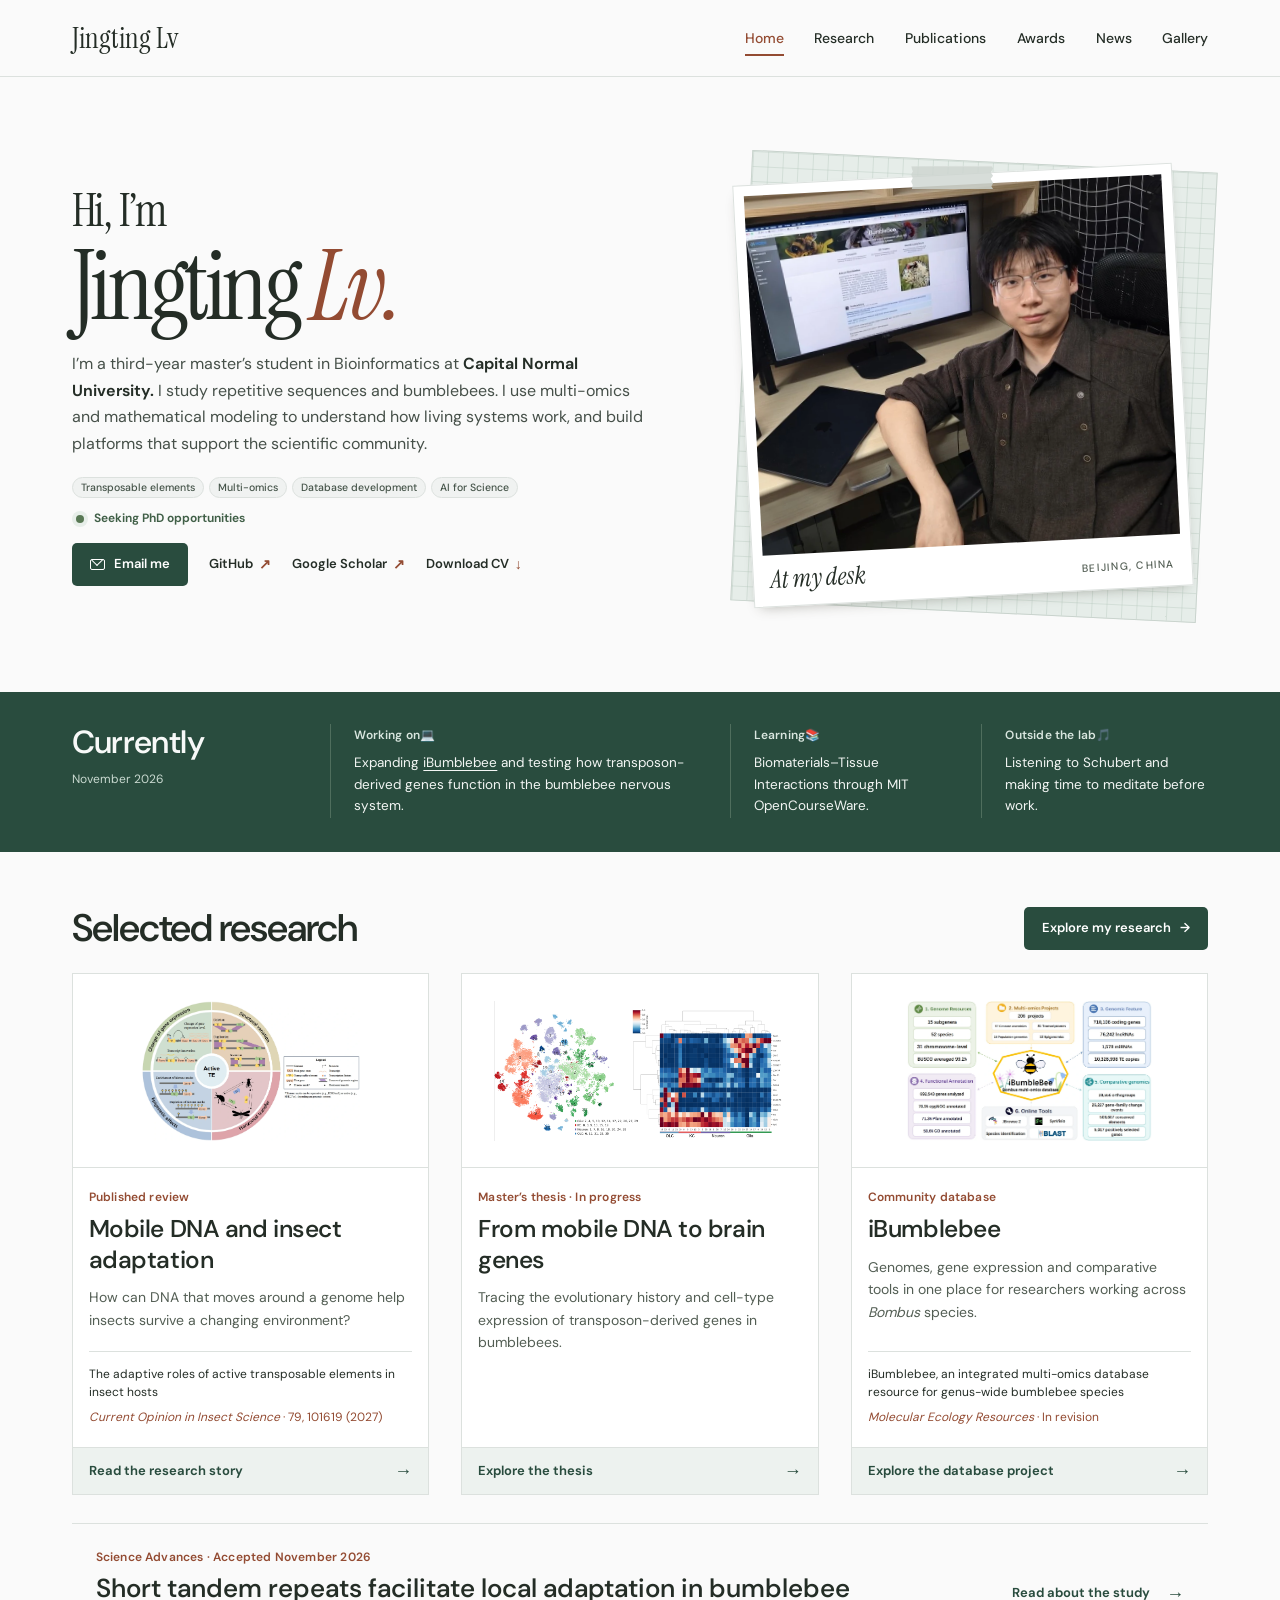
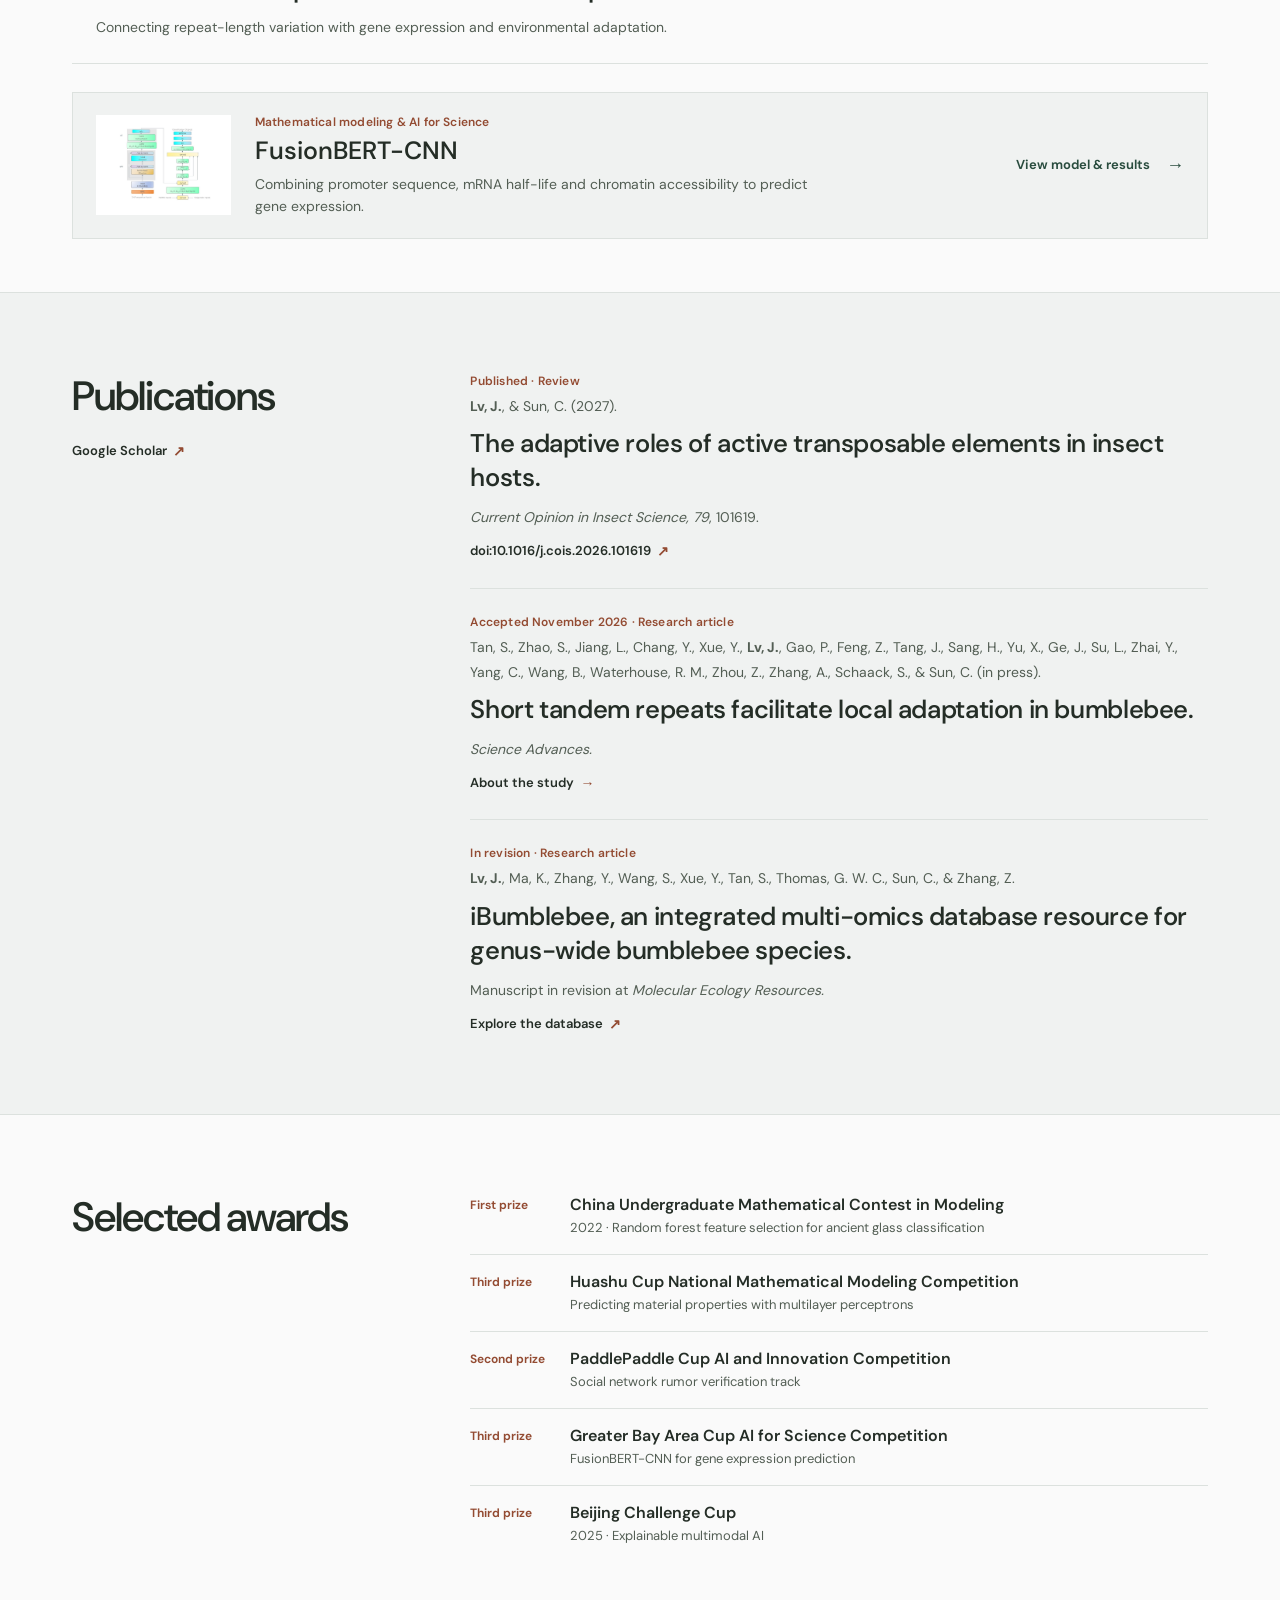
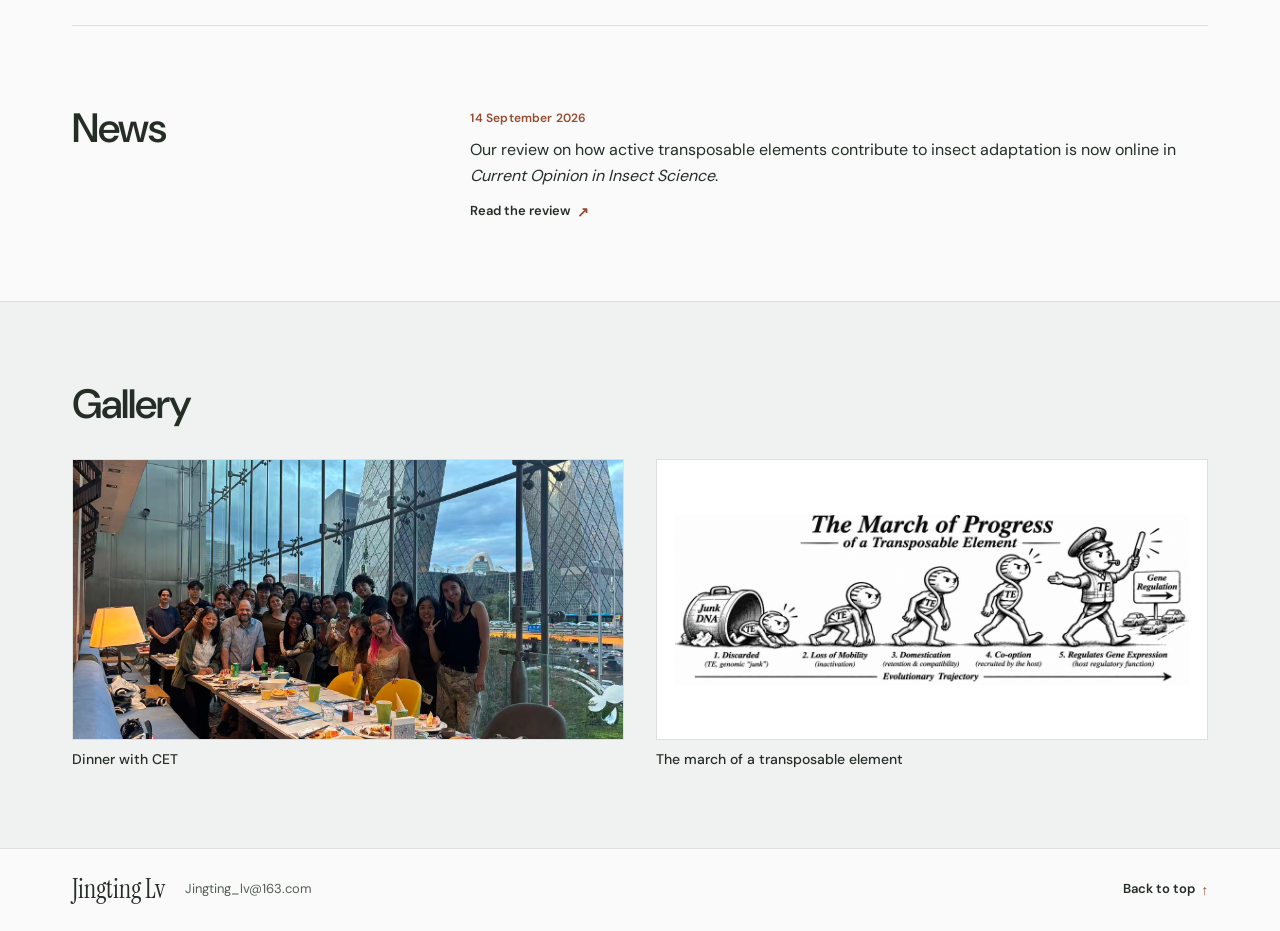
<file: index.html>
<!doctype html>
<html lang="en">
<head>
  <meta charset="utf-8">
  <meta name="viewport" content="width=device-width, initial-scale=1">
  <meta name="theme-color" content="#fafafa">
  <meta name="description" content="Jingting Lv studies repetitive sequences and bumblebees using multi-omics and mathematical modeling, and builds platforms for the scientific community.">
  <title>Jingting Lv · Bioinformatics</title>
  <link rel="preload" href="assets/fonts/instrument-serif.woff2" as="font" type="font/woff2" crossorigin>
  <link rel="stylesheet" href="assets/site.css">
  <script src="assets/site.js" defer></script>
</head>
<body id="home">
  <a class="skip" href="#main">Skip to content</a>
  <header class="masthead">
    <div class="wrap header-inner">
      <a class="brand" href="#home">Jingting Lv</a>
      <button class="menu-toggle" type="button" aria-expanded="false" aria-controls="primary-nav">Menu <span aria-hidden="true">☰</span></button>
      <nav id="primary-nav" aria-label="Main navigation">
        <a href="#home" aria-current="location">Home</a><a href="#research">Research</a><a href="#publications">Publications</a><a href="#awards">Awards</a><a href="#news">News</a><a href="#gallery">Gallery</a>
      </nav>
    </div>
  </header>

  <main id="main">
    <!-- 首页简介、研究兴趣和联系入口 -->
    <section class="hero wrap" aria-labelledby="hero-title">
      <div class="hero-copy">
        <h1 id="hero-title"><span class="greeting">Hi, I’m</span> Jingting <em>Lv.</em></h1>
        <p class="intro">I’m a third-year master’s student in Bioinformatics at <strong>Capital Normal University.</strong> I study repetitive sequences and bumblebees. I use multi-omics and mathematical modeling to understand how living systems work, and build platforms that support the scientific community.</p>
        <ul class="interests" aria-label="Research interests">
          <li>Transposable elements</li><li>Multi-omics</li>
          <li>Database development</li><li>AI for Science</li>
        </ul>
        <p class="availability"><span class="status-dot"></span> Seeking PhD opportunities</p>
        <div class="profile-links">
          <a class="button" href="mailto:Jingting_lv@163.com"><span class="envelope" aria-hidden="true"></span>Email me</a>
          <a class="link" href="https://github.com/jingtinglv">GitHub <span aria-hidden="true">↗</span></a>
          <a class="link" href="https://scholar.google.com/citations?user=xNKSBq0AAAAJ">Google Scholar <span aria-hidden="true">↗</span></a>
          <a class="link" href="assets/files/Jingting-Lv-CV.pdf" download>Download CV <span aria-hidden="true">↓</span></a>
        </div>
      </div>
      <div class="portrait-board">
        <figure class="portrait-print">
          <img src="assets/images/portrait.webp" alt="Jingting Lv seated at his desk with the iBumblebee database on the monitor." width="897" height="742" fetchpriority="high">
          <figcaption><span>At my desk</span><span class="photo-place">Beijing, China</span></figcaption>
        </figure>
      </div>
    </section>

    <!-- 当前动态：更新文字时也更新日期 -->
    <aside class="now-band" aria-labelledby="now-title">
      <div class="wrap now-inner">
        <div class="now-heading"><h2 id="now-title">Currently</h2><p><time datetime="2026-11">November 2026</time></p></div>
        <div class="now-note"><h3>Working on<span aria-hidden="true">💻</span> </h3><p>Expanding <a href="https://ngdc.cncb.ac.cn/ibumblebee/">iBumblebee</a> and testing how transposon-derived genes function in the bumblebee nervous system.</p></div>
        <div class="now-note"><h3>Learning<span aria-hidden="true">📚</span></h3><p>Biomaterials–Tissue Interactions through MIT OpenCourseWare.</p></div>
        <div class="now-note"><h3>Outside the lab<span aria-hidden="true">🎵</span> </h3><p>Listening to Schubert and making time to meditate before work.</p></div>
      </div>
    </aside>

    <section id="research" class="wrap section" aria-labelledby="research-title">
      <div class="section-head research-heading">
        <h2 id="research-title">Selected research</h2>
        <a class="button" href="research.html">Explore my research <span aria-hidden="true">→</span></a>
      </div>
      <div class="project-grid">
        <a class="project-card" href="research.html#insect-adaptation">
          <div class="project-image"><img src="assets/images/te-mechanisms.webp" width="1290" height="823" alt="Four mechanisms connecting active transposable elements to insect adaptation." loading="lazy"></div>
          <p class="kicker">Published review</p><h3>Mobile DNA and insect adaptation</h3>
          <p class="project-summary">How can DNA that moves around a genome help insects survive a changing environment?</p>
          <div class="project-publication"><p>The adaptive roles of active transposable elements in insect hosts</p><p><i>Current Opinion in Insect Science</i> · 79, 101619 (2027)</p></div>
          <span class="project-cta">Read the research story <span aria-hidden="true">→</span></span>
        </a>
        <a class="project-card" href="research.html#bumblebee-brain">
          <div class="project-image"><img src="assets/images/te-brain-1.png" width="1113" height="533" alt="Single-nucleus RNA-seq annotation of bumblebee brain cell types." loading="lazy"></div>
          <p class="kicker">Master’s thesis · In progress</p><h3>From mobile DNA to brain genes</h3>
          <p class="project-summary">Tracing the evolutionary history and cell-type expression of transposon-derived genes in bumblebees.</p>
          <span class="project-cta">Explore the thesis <span aria-hidden="true">→</span></span>
        </a>
        <a class="project-card" href="research.html#ibumblebee">
          <div class="project-image"><img src="assets/images/ibumblebee.webp" width="1157" height="662" alt="Overview of the datasets and tools in iBumblebee." loading="lazy"></div>
          <p class="kicker">Community database</p><h3>iBumblebee</h3>
          <p class="project-summary">Genomes, gene expression and comparative tools in one place for researchers working across <i>Bombus</i> species.</p>
          <div class="project-publication"><p>iBumblebee, an integrated multi-omics database resource for genus-wide bumblebee species</p><p><i>Molecular Ecology Resources</i> · In revision</p></div>
          <span class="project-cta">Explore the database project <span aria-hidden="true">→</span></span>
        </a>
      </div>
      <a class="paper-preview" href="research.html#short-tandem-repeats">
        <div><p class="kicker">Science Advances · Accepted November 2026</p><h3>Short tandem repeats facilitate local adaptation in bumblebee</h3><p>Connecting repeat-length variation with gene expression and environmental adaptation.</p></div>
        <span class="model-cta">Read about the study <span aria-hidden="true">→</span></span>
      </a>
      <a class="model-preview" href="research.html#fusionbert">
        <img src="assets/images/fusion-architecture.jpg" width="1386" height="780" alt="" loading="lazy">
        <div><p class="kicker">Mathematical modeling &amp; AI for Science</p><h3>FusionBERT-CNN</h3><p>Combining promoter sequence, mRNA half-life and chromatin accessibility to predict gene expression.</p></div>
        <span class="model-cta">View model &amp; results <span aria-hidden="true">→</span></span>
      </a>
    </section>

    <!-- 论文：卷年与在线发表日期可以不同 -->
    <section id="publications" class="paper-band" aria-labelledby="pub-title">
      <div class="wrap paper-layout">
        <div class="side-heading"><h2 id="pub-title">Publications</h2><a class="more" href="https://scholar.google.com/citations?user=xNKSBq0AAAAJ">Google Scholar <span aria-hidden="true">↗</span></a></div>
        <div class="pub-list">
          <article class="publication" id="pub-review">
            <p class="kicker">Published · Review</p>
            <p class="citation-authors"><strong>Lv, J.</strong>, &amp; Sun, C. (2027).</p>
            <h3><a href="https://doi.org/10.1016/j.cois.2026.101619">The adaptive roles of active transposable elements in insect hosts.</a></h3>
            <p><i>Current Opinion in Insect Science, 79</i>, 101619.</p>
            <a class="more" href="https://doi.org/10.1016/j.cois.2026.101619">doi:10.1016/j.cois.2026.101619 <span aria-hidden="true">↗</span></a>
          </article>
          <article class="publication" id="pub-str">
            <p class="kicker">Accepted November 2026 · Research article</p>
            <p class="citation-authors">Tan, S., Zhao, S., Jiang, L., Chang, Y., Xue, Y., <strong>Lv, J.</strong>, Gao, P., Feng, Z., Tang, J., Sang, H., Yu, X., Ge, J., Su, L., Zhai, Y., Yang, C., Wang, B., Waterhouse, R. M., Zhou, Z., Zhang, A., Schaack, S., &amp; Sun, C. (in press).</p>
            <h3>Short tandem repeats facilitate local adaptation in bumblebee.</h3>
            <p><i>Science Advances.</i></p>
            <a class="more" href="research.html#short-tandem-repeats">About the study <span aria-hidden="true">→</span></a>
          </article>
          <article class="publication" id="pub-ibumblebee">
            <p class="kicker">In revision · Research article</p>
            <p class="citation-authors"><strong>Lv, J.</strong>, Ma, K., Zhang, Y., Wang, S., Xue, Y., Tan, S., Thomas, G. W. C., Sun, C., &amp; Zhang, Z.</p>
            <h3>iBumblebee, an integrated multi-omics database resource for genus-wide bumblebee species.</h3>
            <p>Manuscript in revision at <i>Molecular Ecology Resources.</i></p>
            <a class="more" href="https://ngdc.cncb.ac.cn/ibumblebee/">Explore the database <span aria-hidden="true">↗</span></a>
          </article>
        </div>
      </div>
    </section>

    <section id="awards" class="wrap section split-section" aria-labelledby="awards-title">
      <div class="side-heading"><h2 id="awards-title">Selected awards</h2></div>
      <ul class="award-list">
        <li><span>First prize</span><div><h3>China Undergraduate Mathematical Contest in Modeling</h3><p>2022 · Random forest feature selection for ancient glass classification</p></div></li>
        <li><span>Third prize</span><div><h3>Huashu Cup National Mathematical Modeling Competition</h3><p>Predicting material properties with multilayer perceptrons</p></div></li>
        <li><span>Second prize</span><div><h3>PaddlePaddle Cup AI and Innovation Competition</h3><p>Social network rumor verification track</p></div></li>
        <li><span>Third prize</span><div><h3>Greater Bay Area Cup AI for Science Competition</h3><p>FusionBERT-CNN for gene expression prediction</p></div></li>
        <li><span>Third prize</span><div><h3>Beijing Challenge Cup</h3><p>2025 · Explainable multimodal AI</p></div></li>
      </ul>
    </section>

    <section id="news" class="wrap section split-section ruled" aria-labelledby="news-title">
      <div class="side-heading"><h2 id="news-title">News</h2></div>
      <div class="news-entry"><time datetime="2026-09-14">14 September 2026</time>
        <p>Our review on how active transposable elements contribute to insect adaptation is now online in <i>Current Opinion in Insect Science</i>.</p>
        <a class="more" href="https://doi.org/10.1016/j.cois.2026.101619">Read the review <span aria-hidden="true">↗</span></a>
      </div>
    </section>

    <section id="gallery" class="gallery-band" aria-labelledby="gallery-title">
      <div class="wrap section">
        <div class="section-head"><h2 id="gallery-title">Gallery</h2></div>
        <div class="gallery-grid">
          <figure><a class="gallery-photo" href="assets/images/dinner-with-cet.jpg" data-enlarge><img src="assets/images/dinner-with-cet.jpg" alt="CET participants at a dinner gathering." loading="lazy" width="1707" height="1280"></a><figcaption>Dinner with CET</figcaption></figure>
          <figure><a class="gallery-illustration" href="assets/images/transposon-domestication.png" data-enlarge><img src="assets/images/transposon-domestication.png" alt="The March of Progress of a Transposable Element: an illustration of transposon domestication and recruitment into gene regulation." loading="lazy" width="2172" height="724"></a><figcaption>The march of a transposable element</figcaption></figure>
        </div>
      </div>
    </section>
  </main>
  <footer><div class="wrap footer-inner"><div><strong>Jingting Lv</strong><a href="mailto:Jingting_lv@163.com">Jingting_lv@163.com</a></div><nav class="footer-links" aria-label="Footer"><a class="more" href="#home">Back to top <span aria-hidden="true">↑</span></a></nav></div></footer>
</body>
</html>
</file>
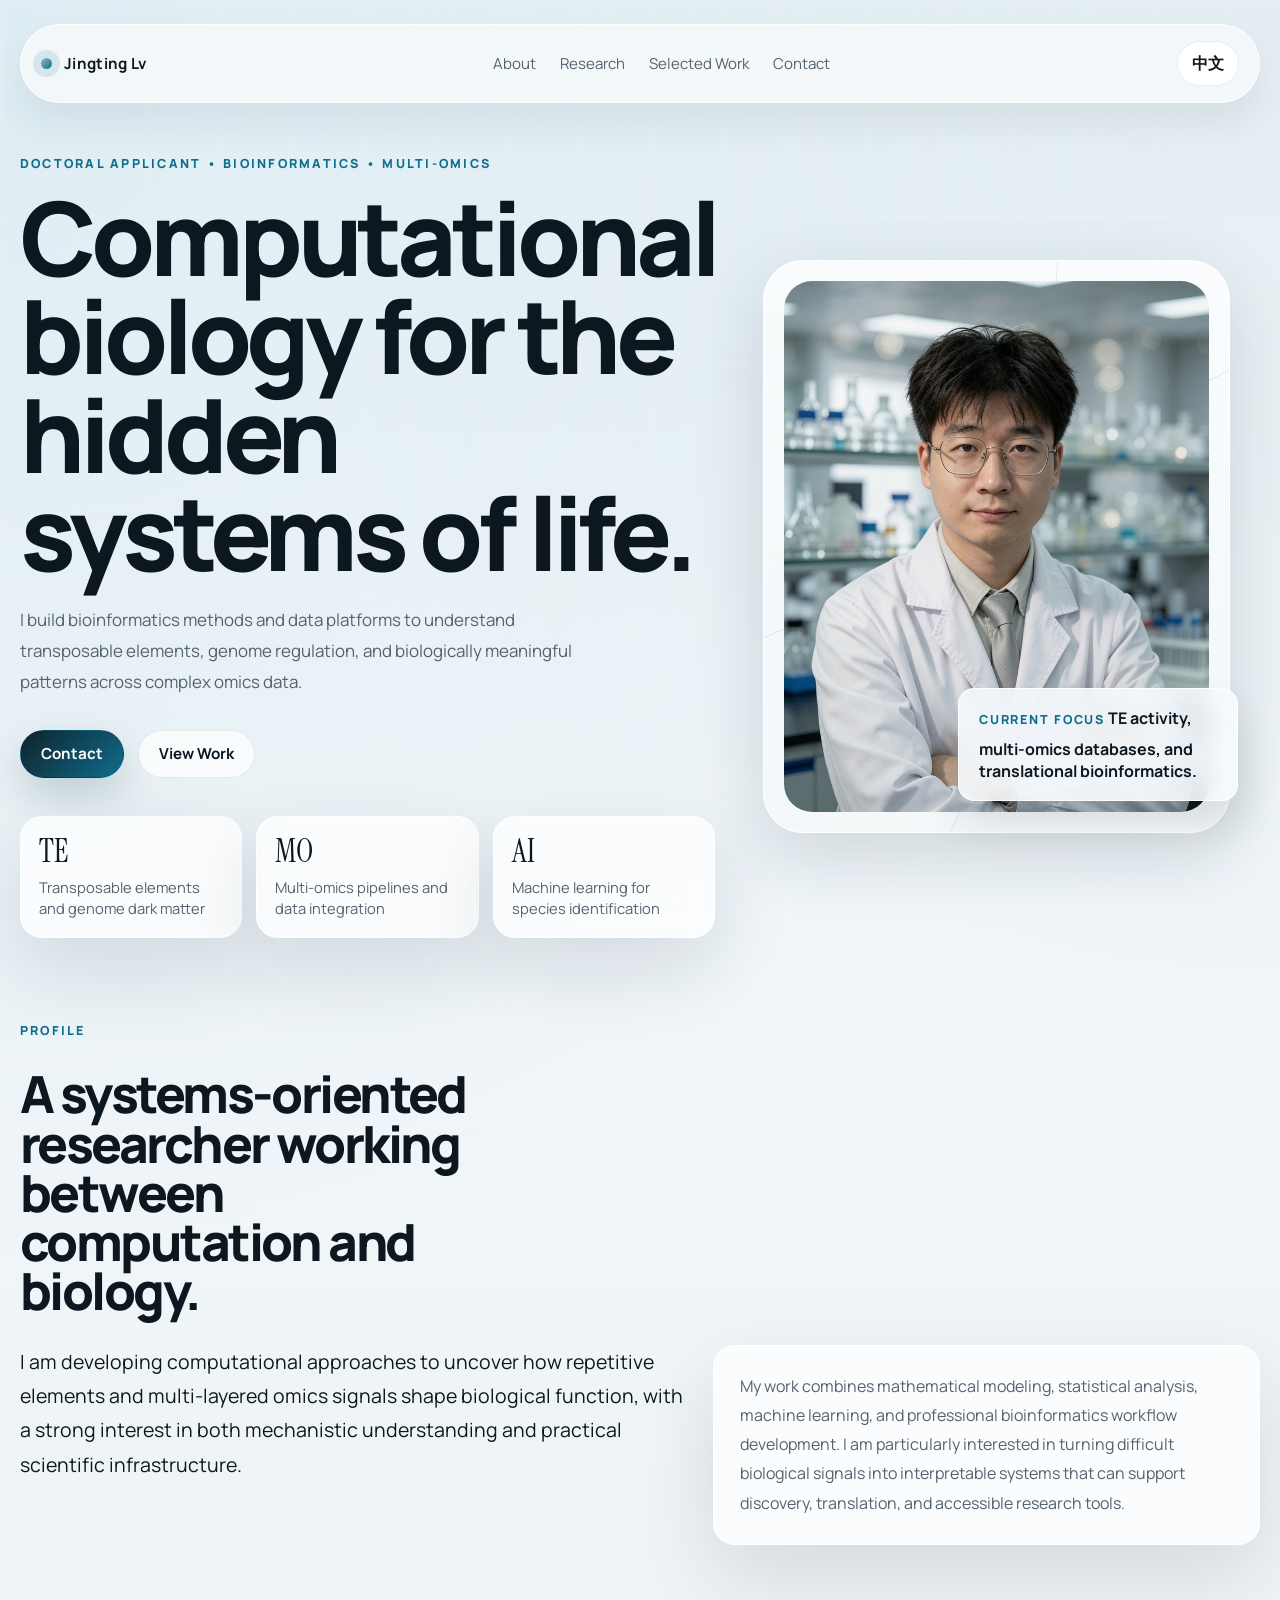
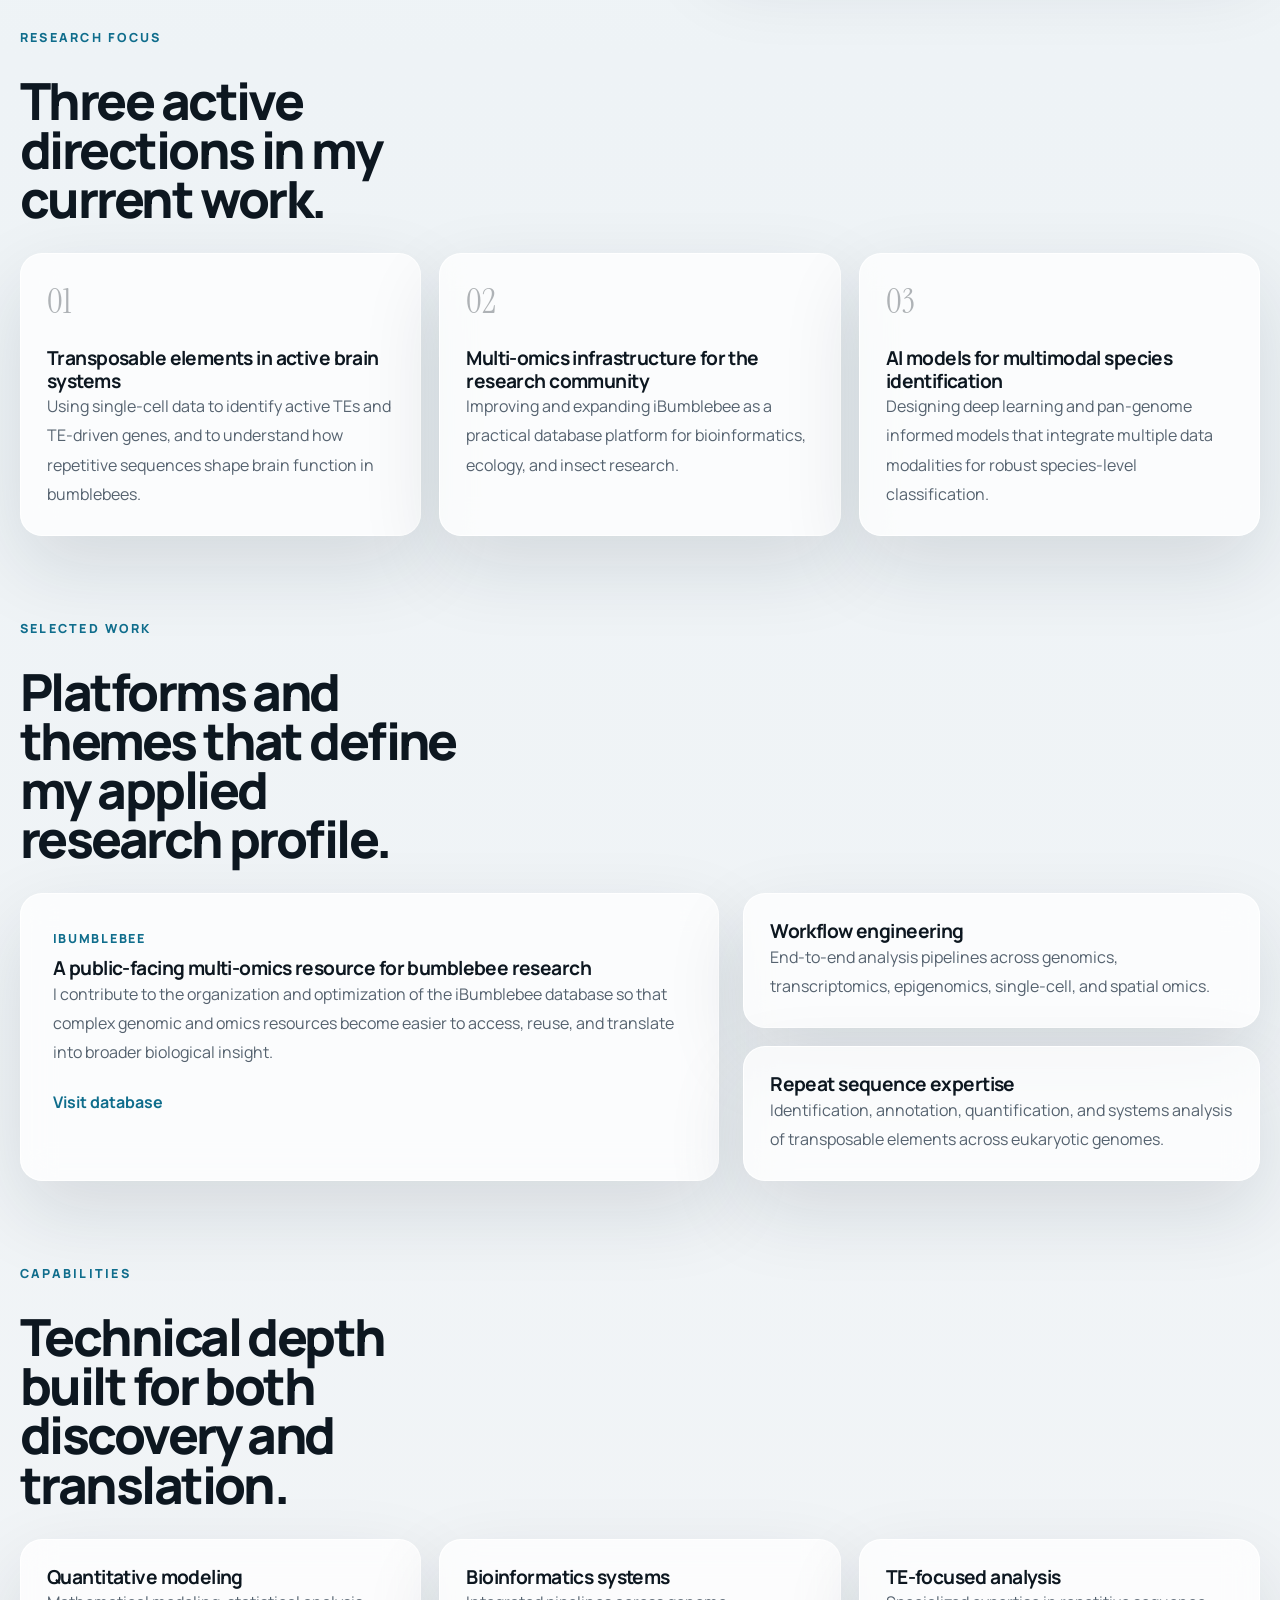
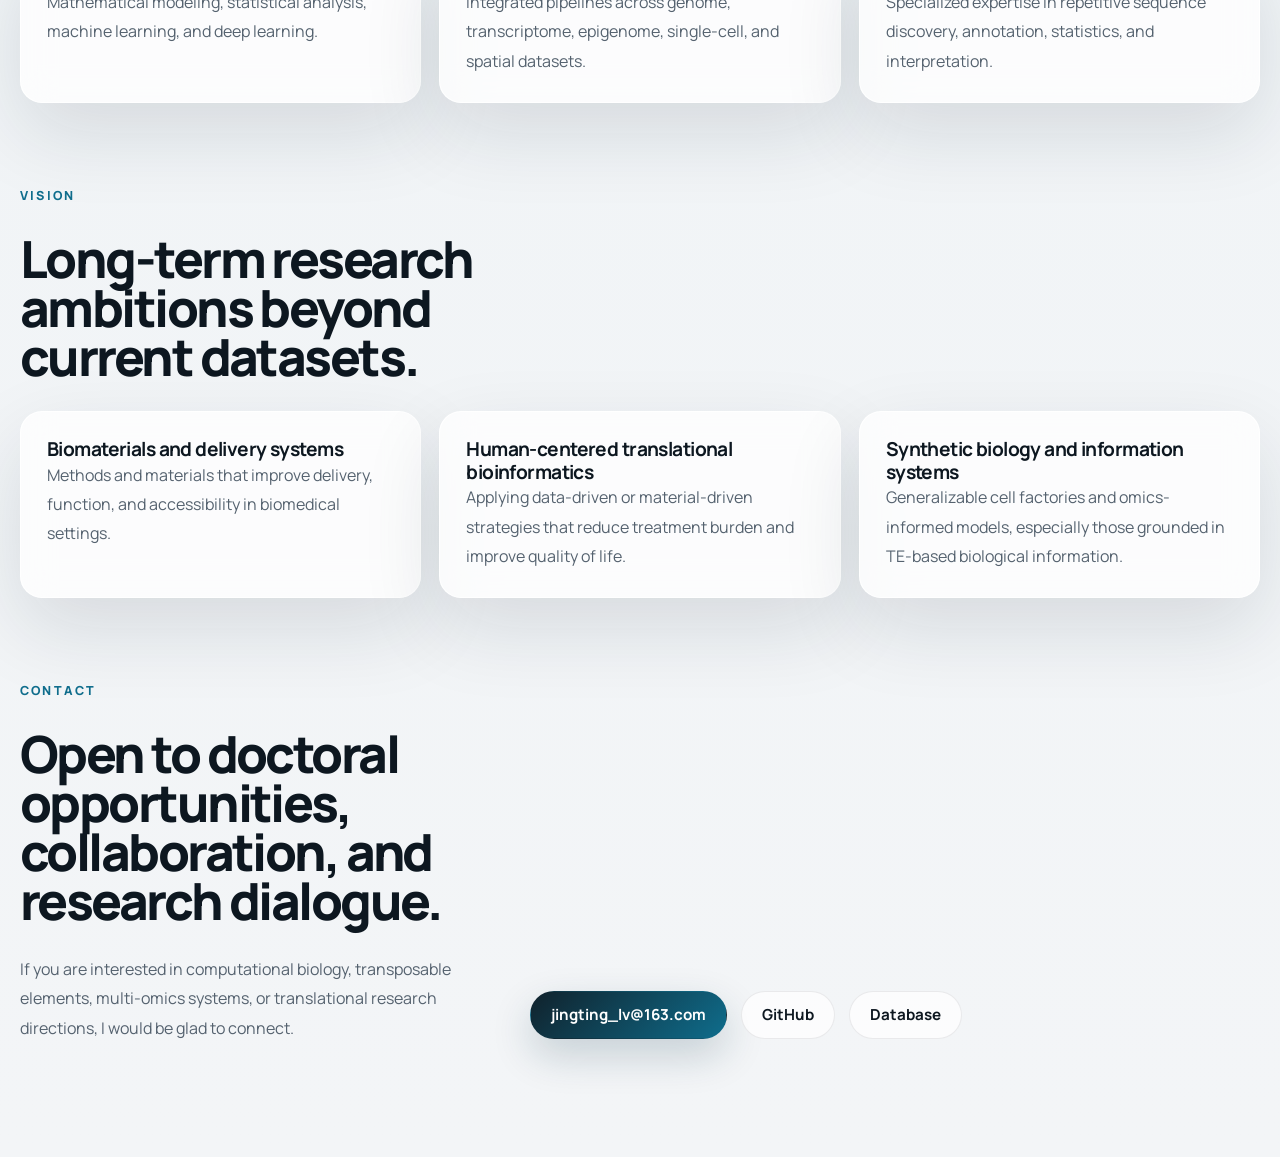
<file: old/index.html>
<!DOCTYPE html>
<html lang="en">
<head>
  <meta charset="UTF-8">
  <meta name="viewport" content="width=device-width, initial-scale=1.0">
  <title>Jingting Lv | Bioinformatics Researcher</title>
  <meta
    name="description"
    content="Bilingual academic homepage for Jingting Lv, focused on bioinformatics, transposable elements, multi-omics, and computational biology."
  >
  <link rel="preconnect" href="https://fonts.googleapis.com">
  <link rel="preconnect" href="https://fonts.gstatic.com" crossorigin>
  <link
    href="https://fonts.googleapis.com/css2?family=Manrope:wght@400;500;600;700;800&family=Instrument+Serif:ital@0;1&display=swap"
    rel="stylesheet"
  >
  <link rel="stylesheet" href="assets/css/styles.css">
</head>
<body>
  <div class="site-shell">
    <header class="topbar">
      <a class="brand" href="#home" aria-label="Homepage">
        <span class="brand-mark"></span>
        <span class="brand-text">Jingting Lv</span>
      </a>
      <nav class="nav">
        <a href="#about" data-i18n="navAbout">About</a>
        <a href="#research" data-i18n="navResearch">Research</a>
        <a href="#selected" data-i18n="navSelected">Selected Work</a>
        <a href="#contact" data-i18n="navContact">Contact</a>
      </nav>
      <button class="lang-toggle" id="langToggle" type="button" aria-label="Switch language">
        中文
      </button>
    </header>

    <main>
      <section class="hero section" id="home">
        <div class="hero-copy reveal">
          <p class="eyebrow" data-i18n="eyebrow">Doctoral Applicant • Bioinformatics • Multi-omics</p>
          <h1 data-i18n="heroTitle">Computational biology for the hidden systems of life.</h1>
          <p class="hero-text" data-i18n="heroText">
            I build bioinformatics methods and data platforms to understand transposable elements,
            genome regulation, and biologically meaningful patterns across complex omics data.
          </p>
          <div class="hero-actions">
            <a class="button button-primary" href="#contact" data-i18n="heroPrimary">Contact</a>
            <a class="button button-secondary" href="#selected" data-i18n="heroSecondary">View Work</a>
          </div>
          <div class="hero-highlights">
            <article class="metric">
              <span class="metric-value">TE</span>
              <span class="metric-label" data-i18n="metricOne">Transposable elements and genome dark matter</span>
            </article>
            <article class="metric">
              <span class="metric-value">MO</span>
              <span class="metric-label" data-i18n="metricTwo">Multi-omics pipelines and data integration</span>
            </article>
            <article class="metric">
              <span class="metric-value">AI</span>
              <span class="metric-label" data-i18n="metricThree">Machine learning for species identification</span>
            </article>
          </div>
        </div>

        <div class="hero-visual reveal">
          <div class="portrait-frame">
            <div class="portrait-orbit portrait-orbit-one"></div>
            <div class="portrait-orbit portrait-orbit-two"></div>
            <img src="assets/images/profile.jpg" alt="Portrait of Jingting Lv in a laboratory" class="portrait">
          </div>
          <div class="floating-card card-focus">
            <span class="card-kicker" data-i18n="focusLabel">Current focus</span>
            <strong data-i18n="focusText">TE activity, multi-omics databases, and translational bioinformatics.</strong>
          </div>
        </div>
      </section>

      <section class="section intro reveal" id="about">
        <div class="section-heading">
          <p class="eyebrow" data-i18n="aboutEyebrow">Profile</p>
          <h2 data-i18n="aboutTitle">A systems-oriented researcher working between computation and biology.</h2>
        </div>
        <div class="intro-grid">
          <p class="lead" data-i18n="aboutLead">
            I am developing computational approaches to uncover how repetitive elements and
            multi-layered omics signals shape biological function, with a strong interest in both
            mechanistic understanding and practical scientific infrastructure.
          </p>
          <div class="glass-panel">
            <p data-i18n="aboutBody">
              My work combines mathematical modeling, statistical analysis, machine learning, and
              professional bioinformatics workflow development. I am particularly interested in
              turning difficult biological signals into interpretable systems that can support
              discovery, translation, and accessible research tools.
            </p>
          </div>
        </div>
      </section>

      <section class="section reveal" id="research">
        <div class="section-heading">
          <p class="eyebrow" data-i18n="researchEyebrow">Research Focus</p>
          <h2 data-i18n="researchTitle">Three active directions in my current work.</h2>
        </div>
        <div class="card-grid">
          <article class="info-card">
            <span class="card-index">01</span>
            <h3 data-i18n="researchOneTitle">Transposable elements in active brain systems</h3>
            <p data-i18n="researchOneBody">
              Using single-cell data to identify active TEs and TE-driven genes, and to understand
              how repetitive sequences shape brain function in bumblebees.
            </p>
          </article>
          <article class="info-card">
            <span class="card-index">02</span>
            <h3 data-i18n="researchTwoTitle">Multi-omics infrastructure for the research community</h3>
            <p data-i18n="researchTwoBody">
              Improving and expanding iBumblebee as a practical database platform for bioinformatics,
              ecology, and insect research.
            </p>
          </article>
          <article class="info-card">
            <span class="card-index">03</span>
            <h3 data-i18n="researchThreeTitle">AI models for multimodal species identification</h3>
            <p data-i18n="researchThreeBody">
              Designing deep learning and pan-genome informed models that integrate multiple data
              modalities for robust species-level classification.
            </p>
          </article>
        </div>
      </section>

      <section class="section section-split reveal" id="selected">
        <div class="section-heading">
          <p class="eyebrow" data-i18n="selectedEyebrow">Selected Work</p>
          <h2 data-i18n="selectedTitle">Platforms and themes that define my applied research profile.</h2>
        </div>
        <div class="split-layout">
          <article class="feature-panel">
            <span class="feature-label">iBumblebee</span>
            <h3 data-i18n="selectedMainTitle">A public-facing multi-omics resource for bumblebee research</h3>
            <p data-i18n="selectedMainBody">
              I contribute to the organization and optimization of the iBumblebee database so that
              complex genomic and omics resources become easier to access, reuse, and translate into
              broader biological insight.
            </p>
            <a class="text-link" href="https://ngdc.cncb.ac.cn/ibumblebee/" target="_blank" rel="noreferrer">
              <span data-i18n="databaseLink">Visit database</span>
            </a>
          </article>
          <div class="stacked-panels">
            <article class="mini-panel">
              <h3 data-i18n="selectedSideOneTitle">Workflow engineering</h3>
              <p data-i18n="selectedSideOneBody">
                End-to-end analysis pipelines across genomics, transcriptomics, epigenomics,
                single-cell, and spatial omics.
              </p>
            </article>
            <article class="mini-panel">
              <h3 data-i18n="selectedSideTwoTitle">Repeat sequence expertise</h3>
              <p data-i18n="selectedSideTwoBody">
                Identification, annotation, quantification, and systems analysis of transposable
                elements across eukaryotic genomes.
              </p>
            </article>
          </div>
        </div>
      </section>

      <section class="section reveal" id="skills">
        <div class="section-heading">
          <p class="eyebrow" data-i18n="skillsEyebrow">Capabilities</p>
          <h2 data-i18n="skillsTitle">Technical depth built for both discovery and translation.</h2>
        </div>
        <div class="pillars">
          <div class="pillar">
            <h3 data-i18n="skillsOneTitle">Quantitative modeling</h3>
            <p data-i18n="skillsOneBody">Mathematical modeling, statistical analysis, machine learning, and deep learning.</p>
          </div>
          <div class="pillar">
            <h3 data-i18n="skillsTwoTitle">Bioinformatics systems</h3>
            <p data-i18n="skillsTwoBody">Integrated pipelines across genome, transcriptome, epigenome, single-cell, and spatial datasets.</p>
          </div>
          <div class="pillar">
            <h3 data-i18n="skillsThreeTitle">TE-focused analysis</h3>
            <p data-i18n="skillsThreeBody">Specialized expertise in repetitive sequence discovery, annotation, statistics, and interpretation.</p>
          </div>
        </div>
      </section>

      <section class="section reveal" id="vision">
        <div class="section-heading">
          <p class="eyebrow" data-i18n="visionEyebrow">Vision</p>
          <h2 data-i18n="visionTitle">Long-term research ambitions beyond current datasets.</h2>
        </div>
        <div class="vision-grid">
          <article class="vision-card">
            <h3 data-i18n="visionOneTitle">Biomaterials and delivery systems</h3>
            <p data-i18n="visionOneBody">Methods and materials that improve delivery, function, and accessibility in biomedical settings.</p>
          </article>
          <article class="vision-card">
            <h3 data-i18n="visionTwoTitle">Human-centered translational bioinformatics</h3>
            <p data-i18n="visionTwoBody">Applying data-driven or material-driven strategies that reduce treatment burden and improve quality of life.</p>
          </article>
          <article class="vision-card">
            <h3 data-i18n="visionThreeTitle">Synthetic biology and information systems</h3>
            <p data-i18n="visionThreeBody">Generalizable cell factories and omics-informed models, especially those grounded in TE-based biological information.</p>
          </article>
        </div>
      </section>

      <section class="section contact reveal" id="contact">
        <div class="section-heading">
          <p class="eyebrow" data-i18n="contactEyebrow">Contact</p>
          <h2 data-i18n="contactTitle">Open to doctoral opportunities, collaboration, and research dialogue.</h2>
        </div>
        <div class="contact-layout">
          <p class="contact-copy" data-i18n="contactBody">
            If you are interested in computational biology, transposable elements, multi-omics
            systems, or translational research directions, I would be glad to connect.
          </p>
          <div class="contact-actions">
            <a class="button button-primary" href="mailto:jingting_lv@163.com">jingting_lv@163.com</a>
            <a class="button button-secondary" href="https://github.com/jingtinglv/jingtinglv.github.io" target="_blank" rel="noreferrer">GitHub</a>
            <a class="button button-secondary" href="https://ngdc.cncb.ac.cn/ibumblebee/" target="_blank" rel="noreferrer">Database</a>
            <a class="button button-secondary is-hidden" href="#" data-optional-link="cv">CV</a>
            <a class="button button-secondary is-hidden" href="#" data-optional-link="scholar">Scholar</a>
          </div>
        </div>
      </section>
    </main>
  </div>

  <script src="assets/js/script.js"></script>
</body>
</html>
</file>
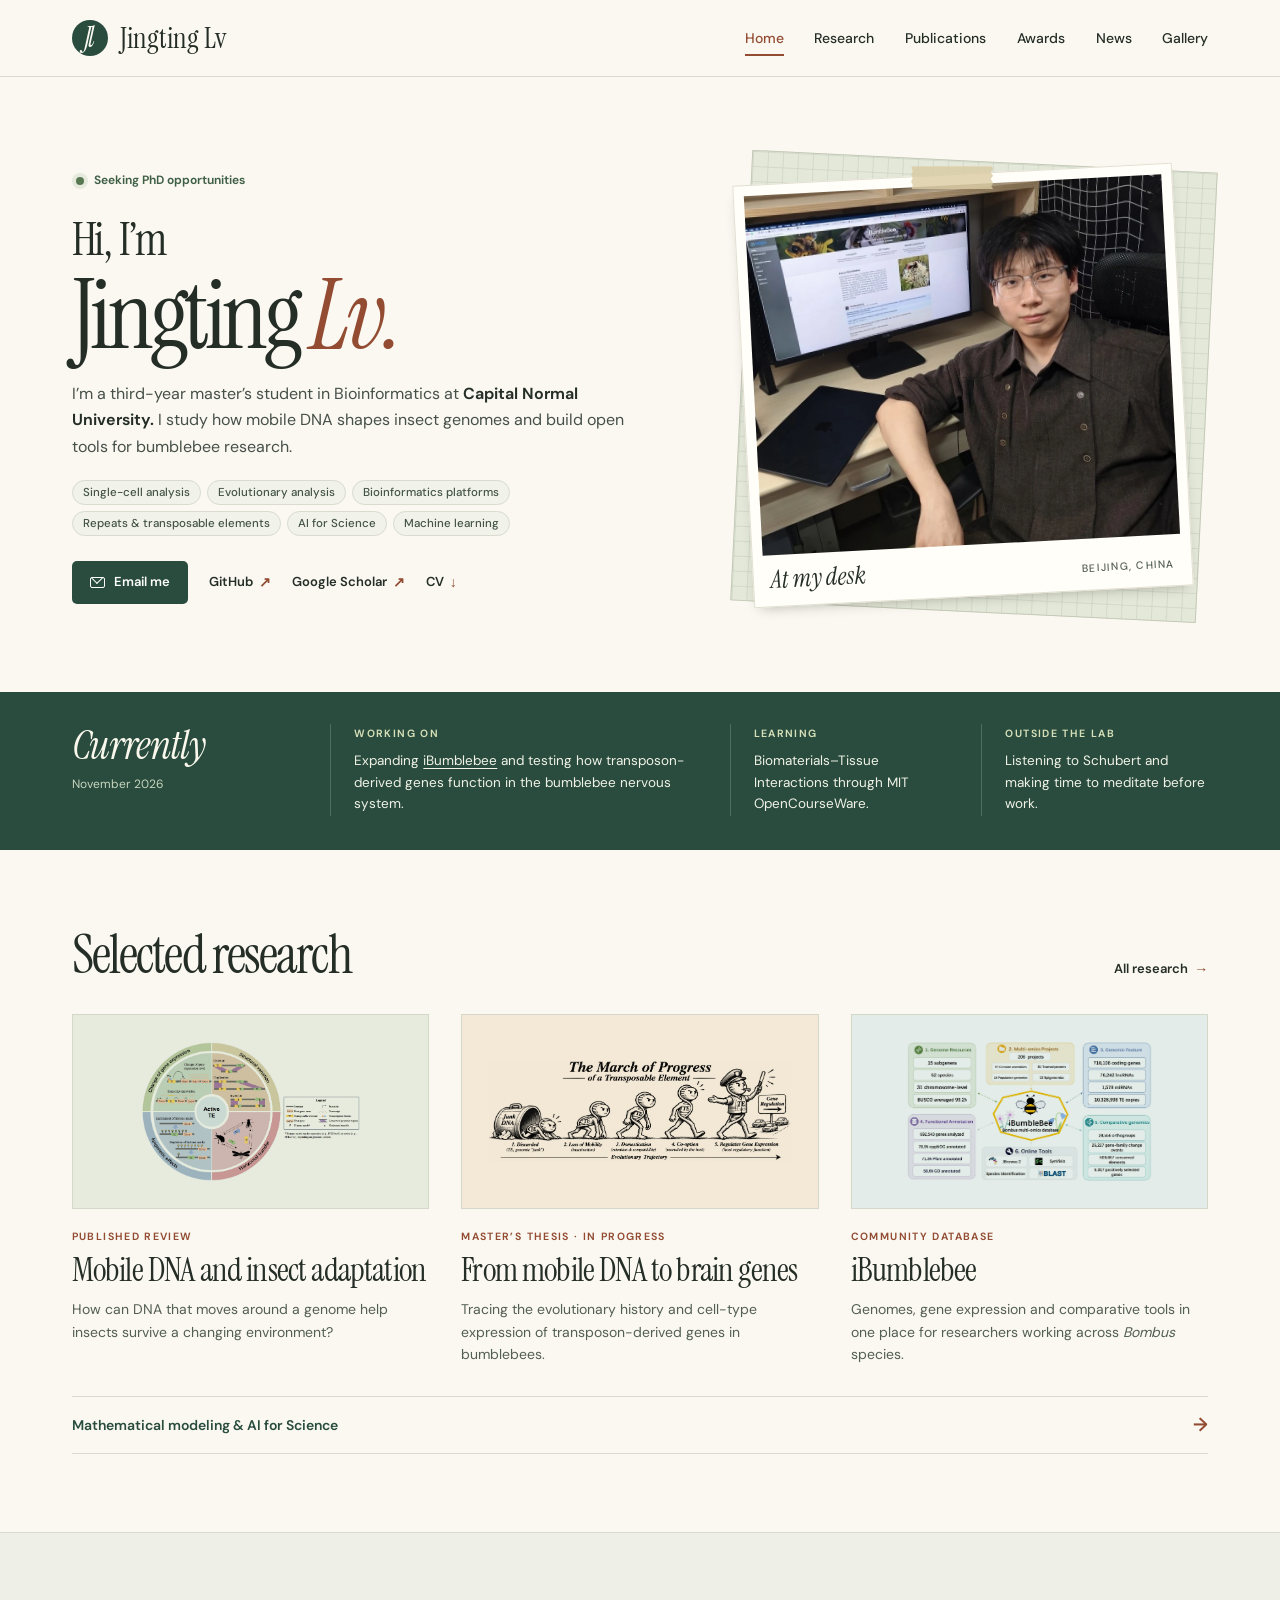
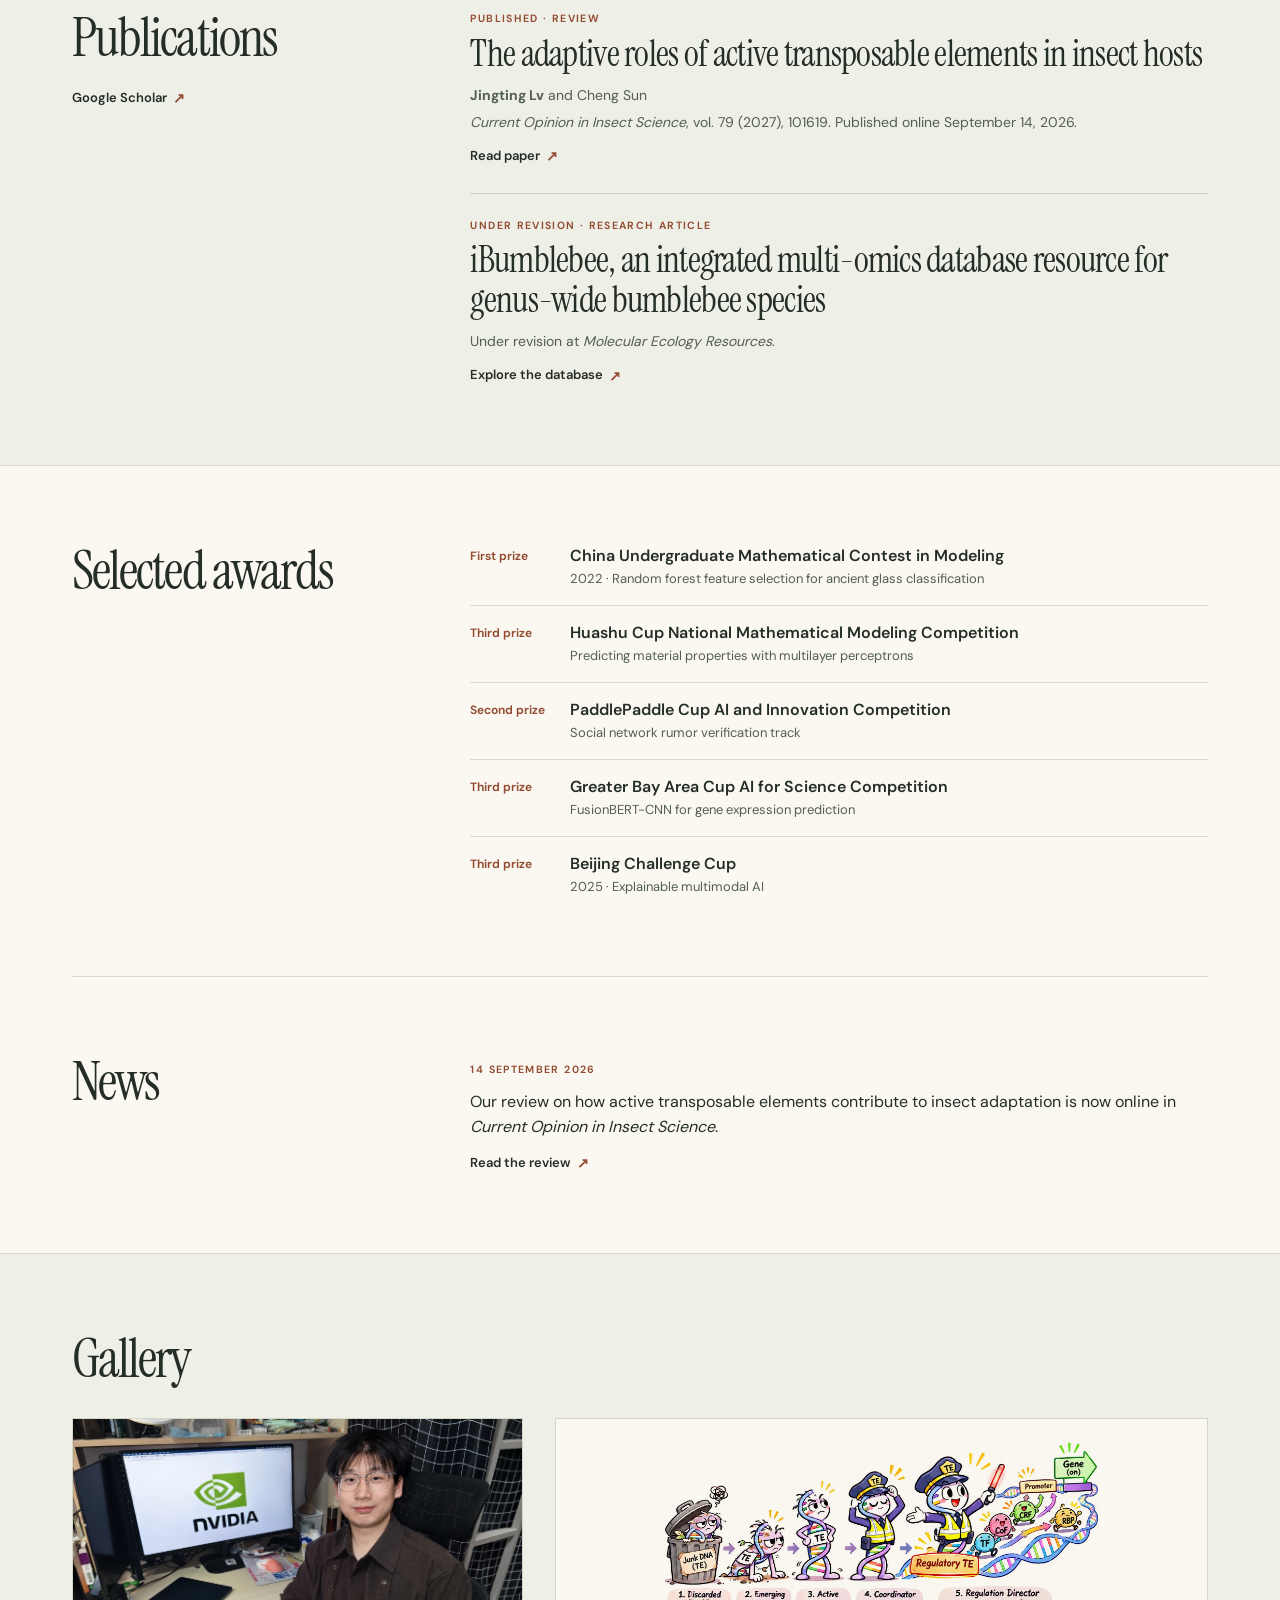
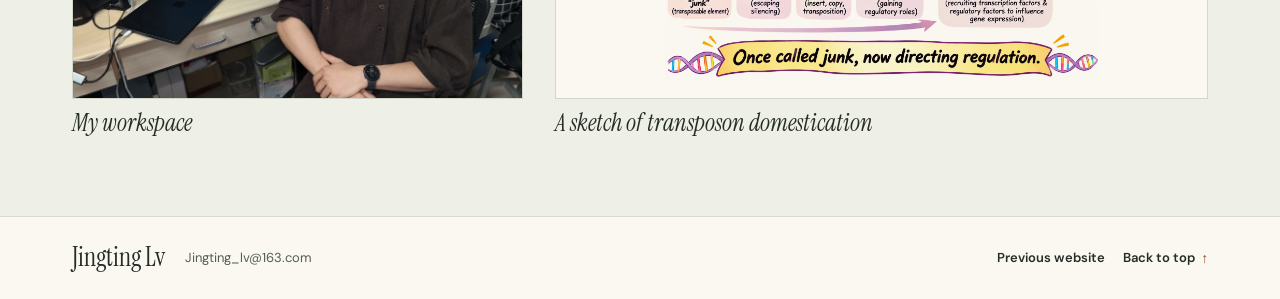
<file: old2/index.html>
<!doctype html>
<html lang="en">
<head>
  <meta charset="utf-8">
  <meta name="viewport" content="width=device-width, initial-scale=1">
  <meta name="theme-color" content="#faf8f1">
  <meta name="description" content="Jingting Lv studies transposable elements in insects and builds open tools for bumblebee multi-omics. Bioinformatics, Capital Normal University.">
  <title>Jingting Lv · Bioinformatics</title>
  <link rel="icon" href="assets/favicon.png">
  <link rel="preload" href="assets/fonts/instrument-serif.woff2" as="font" type="font/woff2" crossorigin>
  <link rel="stylesheet" href="assets/site.css">
  <script src="assets/site.js" defer></script>
</head>
<body id="home">
  <a class="skip" href="#main">Skip to content</a>
  <header class="masthead">
    <div class="wrap header-inner">
      <a class="brand" href="#home"><span class="monogram" aria-hidden="true">Jl</span>Jingting Lv</a>
      <button class="menu-toggle" type="button" aria-expanded="false" aria-controls="primary-nav">Menu <span aria-hidden="true">☰</span></button>
      <nav id="primary-nav" aria-label="Main navigation">
        <a href="#home" aria-current="location">Home</a><a href="#research">Research</a><a href="#publications">Publications</a><a href="#awards">Awards</a><a href="#news">News</a><a href="#gallery">Gallery</a>
      </nav>
    </div>
  </header>

  <main id="main">
    <!-- 首页简介、研究兴趣和联系入口 -->
    <section class="hero wrap" aria-labelledby="hero-title">
      <div class="hero-copy">
        <p class="availability"><span class="status-dot"></span> Seeking PhD opportunities</p>
        <h1 id="hero-title"><span class="greeting">Hi, I’m</span> Jingting <em>Lv.</em></h1>
        <p class="intro">I’m a third-year master’s student in Bioinformatics at <strong>Capital Normal University.</strong> I study how mobile DNA shapes insect genomes and build open tools for bumblebee research.</p>
        <ul class="interests" aria-label="Research interests">
          <li>Single-cell analysis</li><li>Evolutionary analysis</li><li>Bioinformatics platforms</li>
          <li>Repeats &amp; transposable elements</li><li>AI for Science</li><li>Machine learning</li>
        </ul>
        <div class="profile-links">
          <a class="button" href="mailto:Jingting_lv@163.com"><span class="envelope" aria-hidden="true"></span>Email me</a>
          <a class="link" href="https://github.com/jingtinglv">GitHub <span aria-hidden="true">↗</span></a>
          <a class="link" href="https://scholar.google.com/citations?user=xNKSBq0AAAAJ">Google Scholar <span aria-hidden="true">↗</span></a>
          <a class="link" href="assets/files/Jingting-Lv-CV.pdf" download>CV <span aria-hidden="true">↓</span></a>
        </div>
      </div>
      <div class="portrait-board">
        <figure class="portrait-print">
          <img src="assets/images/portrait.webp" alt="Jingting Lv seated at his desk with the iBumblebee database on the monitor." width="897" height="742" fetchpriority="high">
          <figcaption><span>At my desk</span><span class="photo-place">Beijing, China</span></figcaption>
        </figure>
      </div>
    </section>

    <!-- 当前动态：更新文字时也更新日期 -->
    <aside class="now-band" aria-labelledby="now-title">
      <div class="wrap now-inner">
        <div class="now-heading"><h2 id="now-title">Currently</h2><p><time datetime="2026-11">November 2026</time></p></div>
        <div class="now-note"><h3>Working on</h3><p>Expanding <a href="https://ngdc.cncb.ac.cn/ibumblebee/">iBumblebee</a> and testing how transposon-derived genes function in the bumblebee nervous system.</p></div>
        <div class="now-note"><h3>Learning</h3><p>Biomaterials–Tissue Interactions through MIT OpenCourseWare.</p></div>
        <div class="now-note"><h3>Outside the lab</h3><p>Listening to Schubert and making time to meditate before work.</p></div>
      </div>
    </aside>

    <section id="research" class="wrap section" aria-labelledby="research-title">
      <div class="section-head"><h2 id="research-title">Selected research</h2><a class="more" href="research.html">All research <span aria-hidden="true">→</span></a></div>
      <div class="project-grid">
        <article class="project-card">
          <a class="project-image sage" href="research.html#insect-adaptation" aria-label="Explore the review on transposable elements in insects"><img src="assets/images/te-mechanisms.webp" width="1290" height="823" alt="Four mechanisms connecting active transposable elements to insect adaptation." loading="lazy"></a>
          <p class="kicker">Published review</p><h3><a href="research.html#insect-adaptation">Mobile DNA and insect adaptation</a></h3>
          <p>How can DNA that moves around a genome help insects survive a changing environment?</p>
        </article>
        <article class="project-card">
          <a class="project-image sand" href="research.html#bumblebee-brain" aria-label="Explore the bumblebee brain thesis"><img src="assets/images/domestication.webp" width="2172" height="724" alt="Illustration of a proposed path from mobile DNA to a gene with a regulatory role." loading="lazy"></a>
          <p class="kicker">Master’s thesis · In progress</p><h3><a href="research.html#bumblebee-brain">From mobile DNA to brain genes</a></h3>
          <p>Tracing the evolutionary history and cell-type expression of transposon-derived genes in bumblebees.</p>
        </article>
        <article class="project-card">
          <a class="project-image blue" href="research.html#ibumblebee" aria-label="Explore the iBumblebee database project"><img src="assets/images/ibumblebee.webp" width="1157" height="662" alt="Overview of the datasets and tools in iBumblebee." loading="lazy"></a>
          <p class="kicker">Community database</p><h3><a href="research.html#ibumblebee">iBumblebee</a></h3>
          <p>Genomes, gene expression and comparative tools in one place for researchers working across <i>Bombus</i> species.</p>
        </article>
      </div>
      <a class="project-extra" href="research.html#modeling"><span>Mathematical modeling &amp; AI for Science</span><span aria-hidden="true">→</span></a>
    </section>

    <!-- 论文：卷年与在线发表日期可以不同 -->
    <section id="publications" class="paper-band" aria-labelledby="pub-title">
      <div class="wrap paper-layout">
        <div class="side-heading"><h2 id="pub-title">Publications</h2><a class="more" href="https://scholar.google.com/citations?user=xNKSBq0AAAAJ">Google Scholar <span aria-hidden="true">↗</span></a></div>
        <div class="pub-list">
          <article class="publication">
            <p class="kicker">Published · Review</p>
            <h3><a href="https://doi.org/10.1016/j.cois.2026.101619">The adaptive roles of active transposable elements in insect hosts</a></h3>
            <p><strong>Jingting Lv</strong> and Cheng Sun</p>
            <p><i>Current Opinion in Insect Science</i>, vol. 79 (2027), 101619. Published online September 14, 2026.</p>
            <a class="more" href="https://doi.org/10.1016/j.cois.2026.101619">Read paper <span aria-hidden="true">↗</span></a>
          </article>
          <article class="publication"><p class="kicker">Under revision · Research article</p>
            <h3>iBumblebee, an integrated multi-omics database resource for genus-wide bumblebee species</h3>
            <p>Under revision at <i>Molecular Ecology Resources</i>.</p>
            <a class="more" href="https://ngdc.cncb.ac.cn/ibumblebee/">Explore the database <span aria-hidden="true">↗</span></a>
          </article>
        </div>
      </div>
    </section>

    <section id="awards" class="wrap section split-section" aria-labelledby="awards-title">
      <div class="side-heading"><h2 id="awards-title">Selected awards</h2></div>
      <ul class="award-list">
        <li><span>First prize</span><div><h3>China Undergraduate Mathematical Contest in Modeling</h3><p>2022 · Random forest feature selection for ancient glass classification</p></div></li>
        <li><span>Third prize</span><div><h3>Huashu Cup National Mathematical Modeling Competition</h3><p>Predicting material properties with multilayer perceptrons</p></div></li>
        <li><span>Second prize</span><div><h3>PaddlePaddle Cup AI and Innovation Competition</h3><p>Social network rumor verification track</p></div></li>
        <li><span>Third prize</span><div><h3>Greater Bay Area Cup AI for Science Competition</h3><p>FusionBERT-CNN for gene expression prediction</p></div></li>
        <li><span>Third prize</span><div><h3>Beijing Challenge Cup</h3><p>2025 · Explainable multimodal AI</p></div></li>
      </ul>
    </section>

    <section id="news" class="wrap section split-section ruled" aria-labelledby="news-title">
      <div class="side-heading"><h2 id="news-title">News</h2></div>
      <div class="news-entry"><time datetime="2026-09-14">14 September 2026</time>
        <p>Our review on how active transposable elements contribute to insect adaptation is now online in <i>Current Opinion in Insect Science</i>.</p>
        <a class="more" href="https://doi.org/10.1016/j.cois.2026.101619">Read the review <span aria-hidden="true">↗</span></a>
      </div>
    </section>

    <section id="gallery" class="gallery-band" aria-labelledby="gallery-title">
      <div class="wrap section">
        <div class="section-head"><h2 id="gallery-title">Gallery</h2></div>
        <div class="gallery-grid">
          <figure><a class="gallery-photo" href="assets/images/studio.webp" data-enlarge><img src="assets/images/studio.webp" alt="Jingting seated at a workstation with a monitor and desktop computer." loading="lazy"></a><figcaption>My workspace</figcaption></figure>
          <figure><a class="gallery-illustration" href="assets/images/sketchbook.webp" data-enlarge><img src="assets/images/sketchbook.webp" alt="A hand-drawn sequence imagining a transposable element becoming a regulator of gene expression." loading="lazy"></a><figcaption>A sketch of transposon domestication</figcaption></figure>
        </div>
      </div>
    </section>
  </main>
  <footer><div class="wrap footer-inner"><div><strong>Jingting Lv</strong><a href="mailto:Jingting_lv@163.com">Jingting_lv@163.com</a></div><nav class="footer-links" aria-label="Footer"><a class="more" href="../old1/index.html">Previous website</a><a class="more" href="#home">Back to top <span aria-hidden="true">↑</span></a></nav></div></footer>
</body>
</html>
</file>
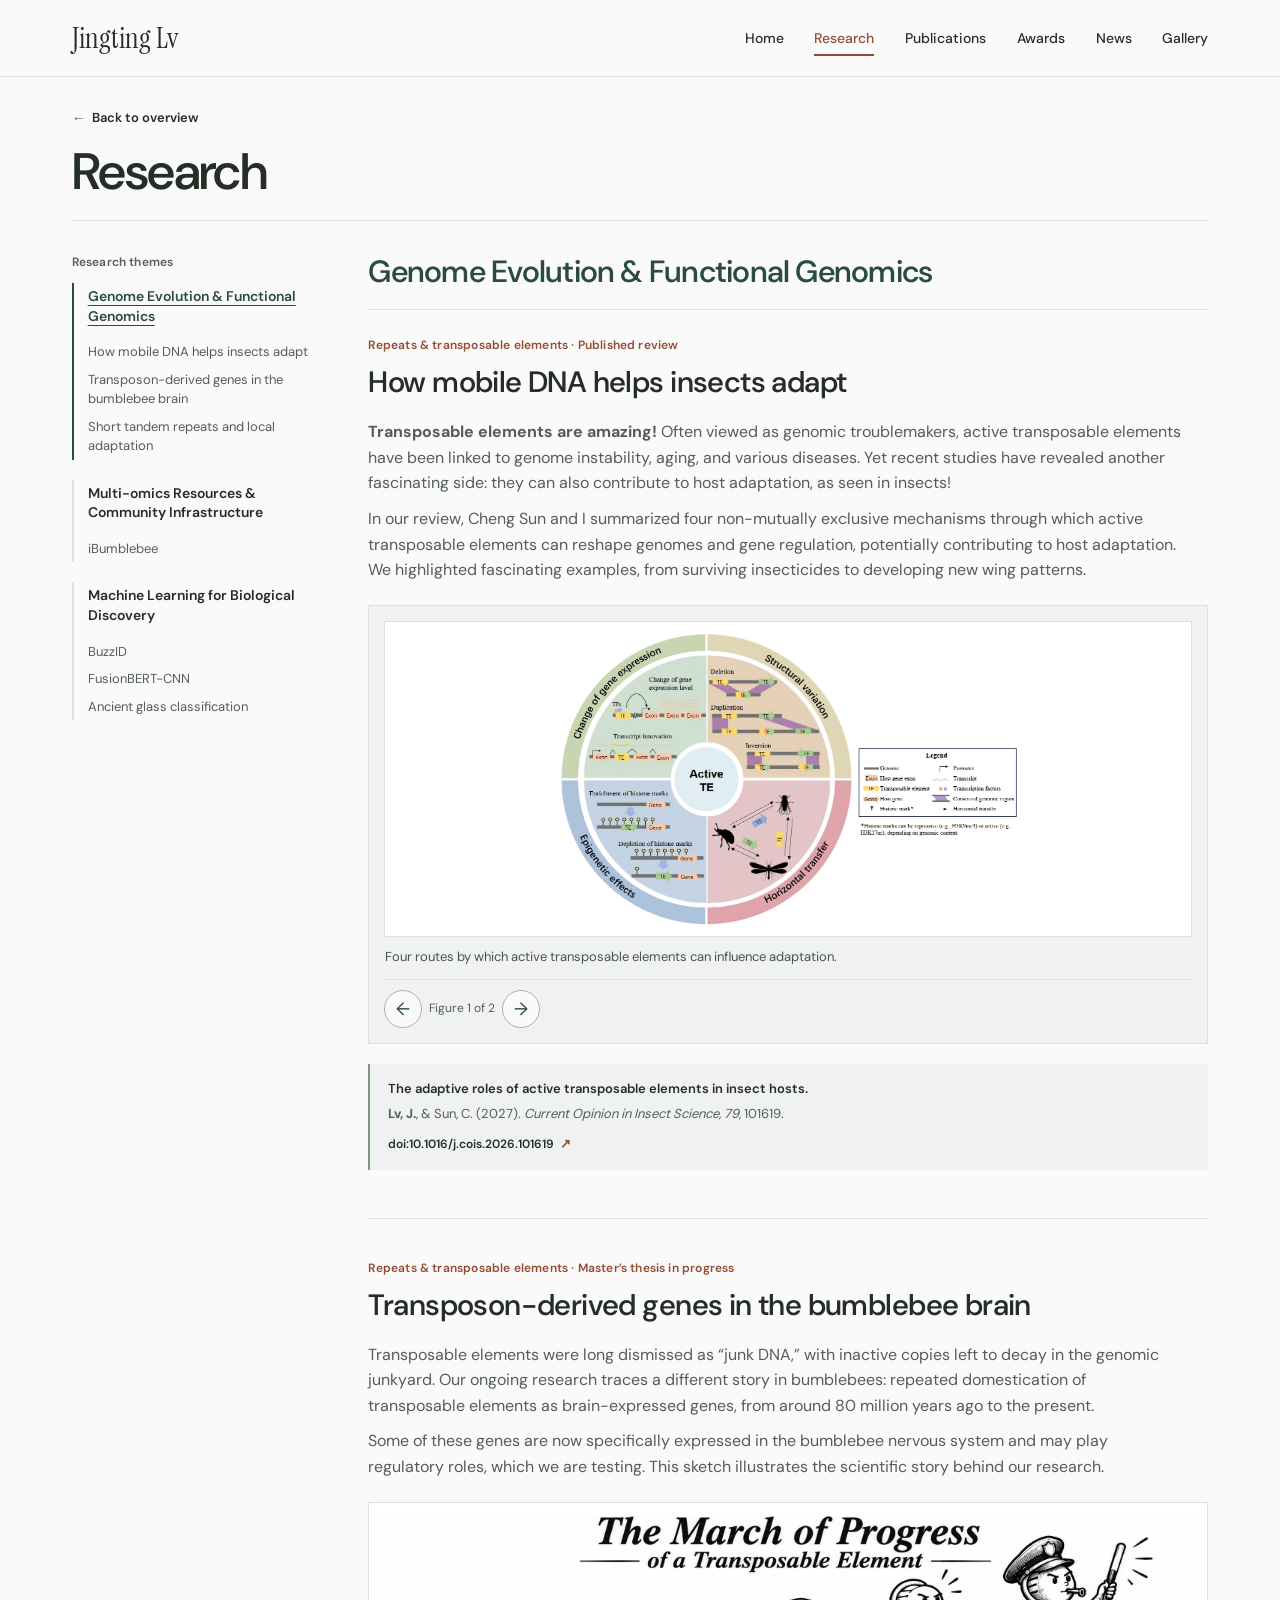
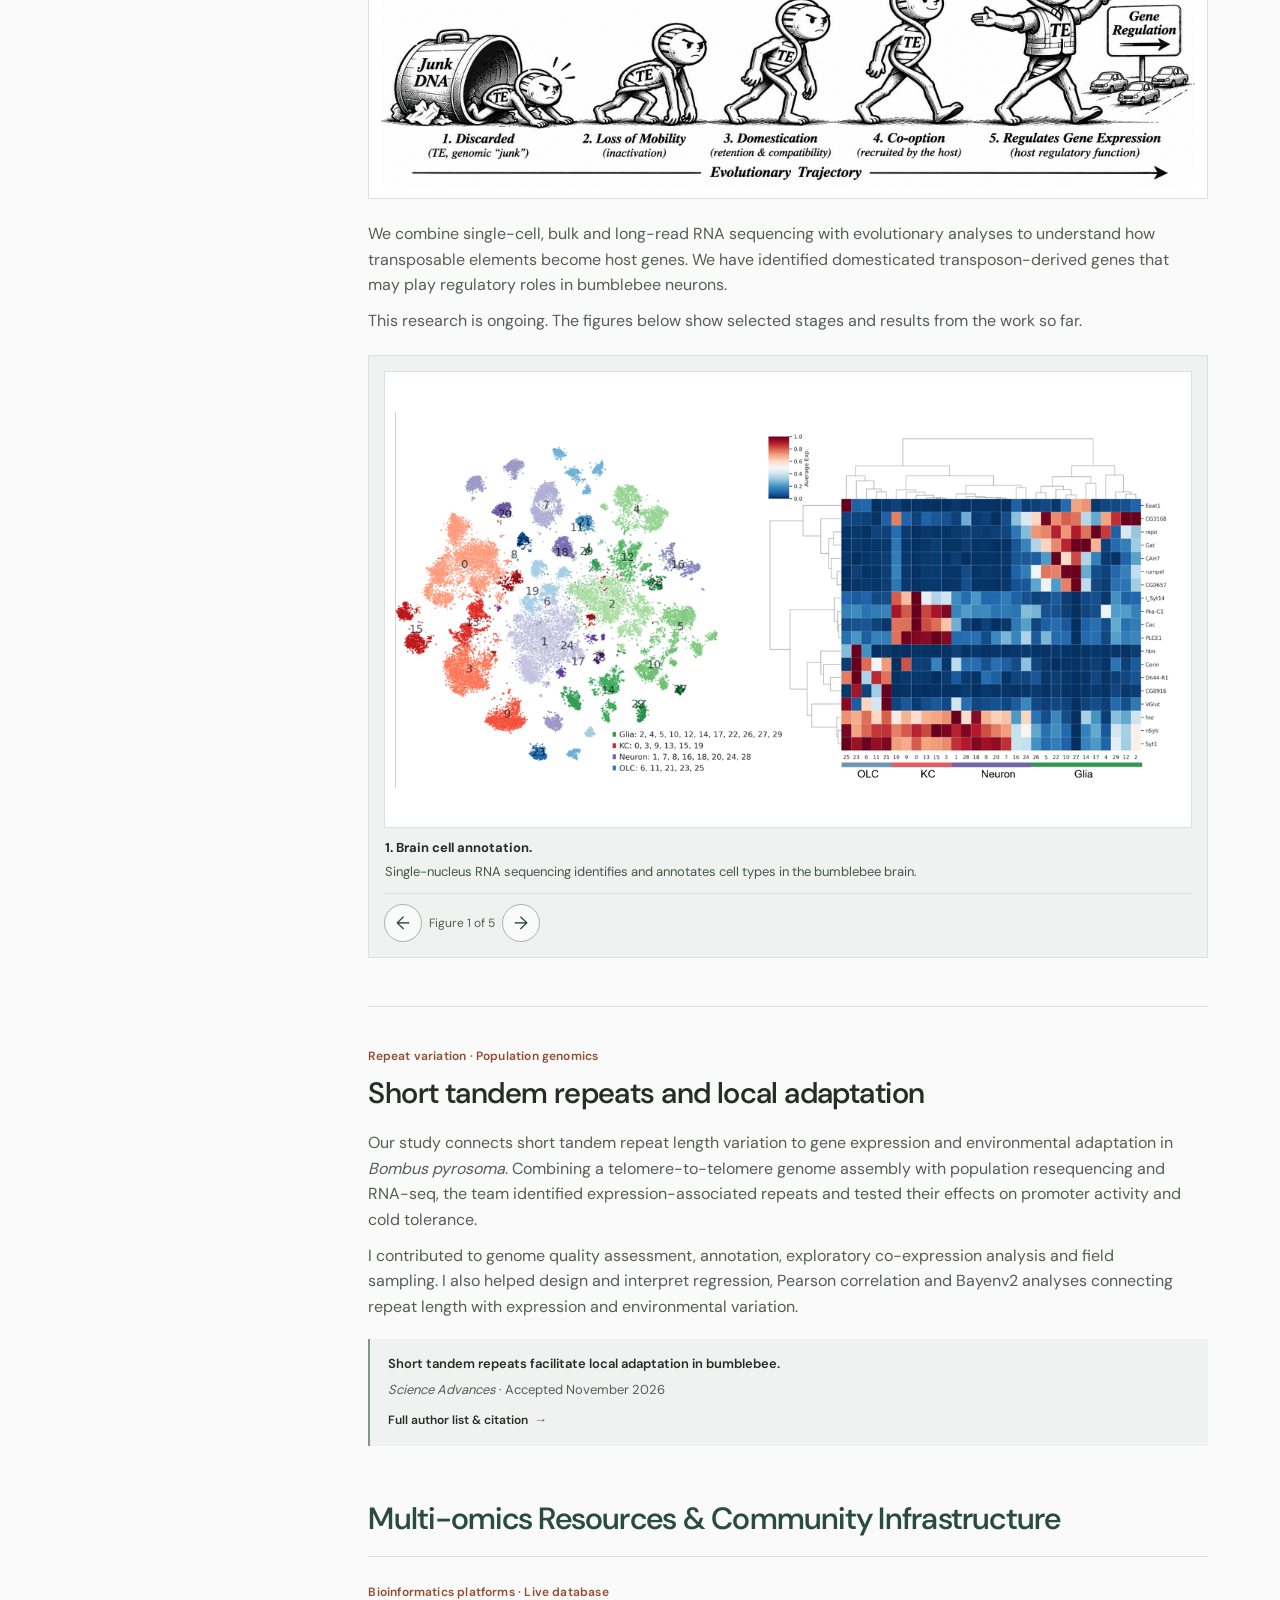
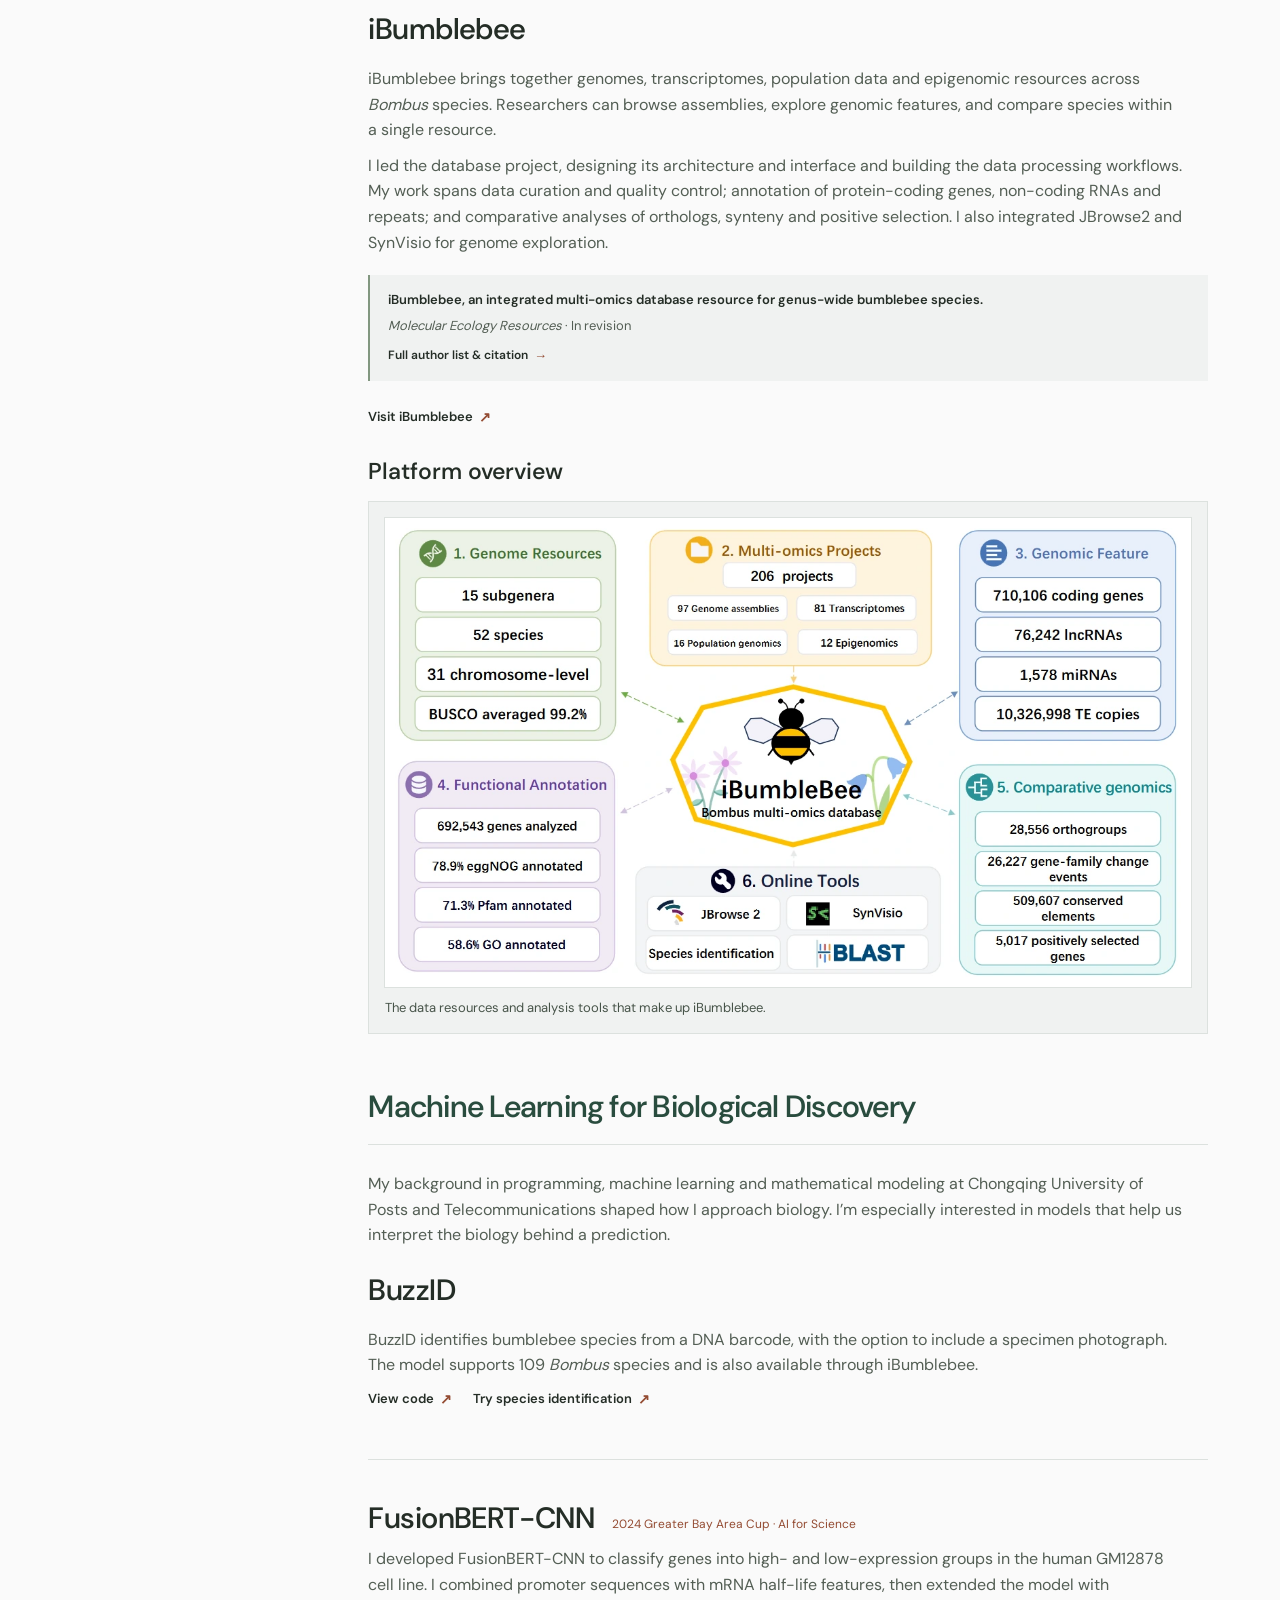
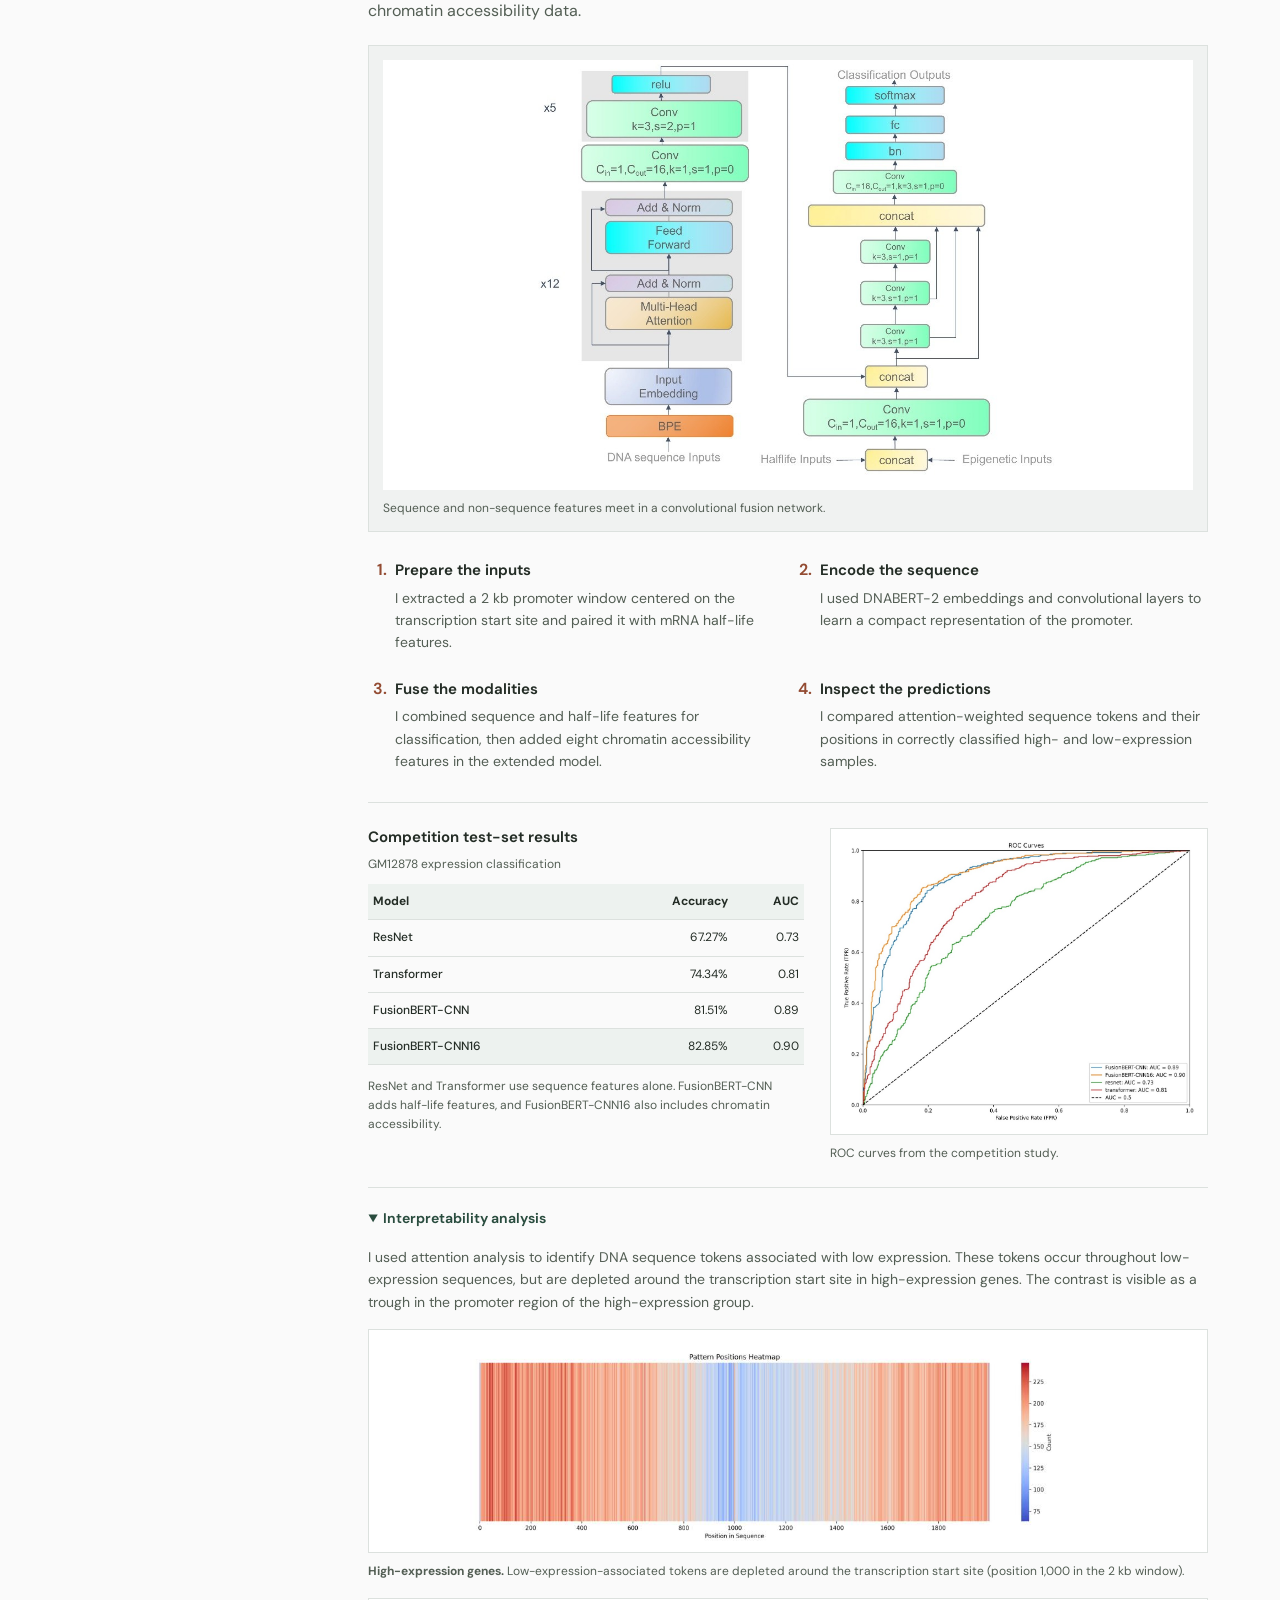
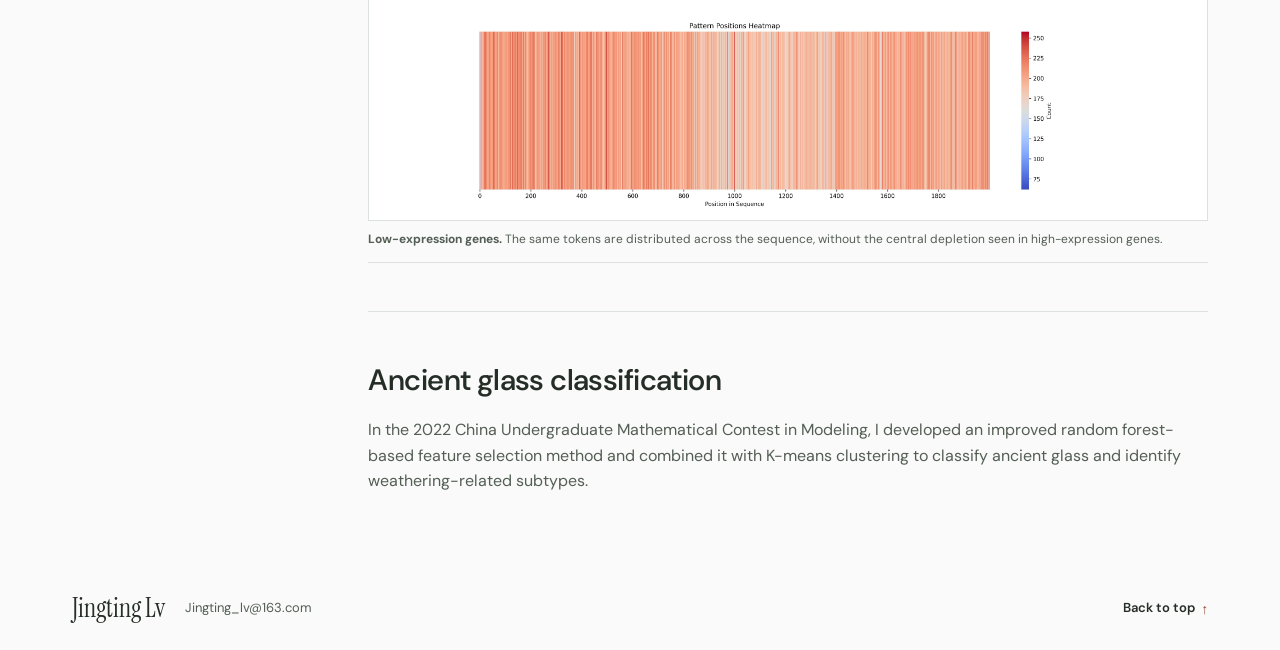
<file: research.html>
<!doctype html>
<html lang="en">
<head>
  <meta charset="utf-8">
  <meta name="viewport" content="width=device-width, initial-scale=1">
  <meta name="theme-color" content="#fafafa">
  <meta name="description" content="Jingting Lv’s research on transposable elements, bumblebee multi-omics and scientific machine learning, with figures and project links.">
  <title>Research · Jingting Lv</title>
  <link rel="stylesheet" href="assets/site.css">
  <script src="assets/site.js" defer></script>
</head>
<body id="top">
  <a class="skip" href="#main">Skip to content</a>
  <header class="masthead">
    <div class="wrap header-inner">
      <a class="brand" href="index.html#home">Jingting Lv</a>
      <button class="menu-toggle" type="button" aria-expanded="false" aria-controls="primary-nav">Menu <span aria-hidden="true">☰</span></button>
      <nav id="primary-nav" aria-label="Main navigation">
        <a href="index.html#home">Home</a><a href="#top" aria-current="page">Research</a><a href="index.html#publications">Publications</a><a href="index.html#awards">Awards</a><a href="index.html#news">News</a><a href="index.html#gallery">Gallery</a>
      </nav>
    </div>
  </header>

  <main id="main" class="wrap research-main">
    <header class="research-intro">
      <a class="more back" href="index.html#research"><span aria-hidden="true">←</span> Back to overview</a>
      <h1>Research</h1>
    </header>
    <div class="research-layout">
      <nav class="contents" aria-label="Research themes and projects">
        <p class="kicker">Research themes</p>
        <div class="contents-group">
          <a class="contents-theme" href="#genome-evolution">Genome Evolution &amp; Functional Genomics</a>
          <ul>
            <li><a href="#insect-adaptation">How mobile DNA helps insects adapt</a></li>
            <li><a href="#bumblebee-brain">Transposon-derived genes in the bumblebee brain</a></li>
            <li><a href="#short-tandem-repeats">Short tandem repeats and local adaptation</a></li>
          </ul>
        </div>
        <div class="contents-group">
          <a class="contents-theme" href="#multi-omics-resources">Multi-omics Resources &amp; Community Infrastructure</a>
          <ul>
            <li><a href="#ibumblebee">iBumblebee</a></li>
          </ul>
        </div>
        <div class="contents-group">
          <a class="contents-theme" href="#machine-learning">Machine Learning for Biological Discovery</a>
          <ul>
            <li><a href="#buzzid">BuzzID</a></li>
            <li><a href="#fusionbert">FusionBERT-CNN</a></li>
            <li><a href="#ancient-glass">Ancient glass classification</a></li>
          </ul>
        </div>
      </nav>
      <div class="research-articles">
        <section class="research-theme" id="genome-evolution" aria-labelledby="genome-evolution-title">
          <header class="theme-heading"><h2 id="genome-evolution-title">Genome Evolution &amp; Functional Genomics</h2></header>
          <article class="research-article" id="insect-adaptation">
            <p class="kicker">Repeats &amp; transposable elements · Published review</p>
            <h3 class="article-title">How mobile DNA helps insects adapt</h3>
            <p><strong>Transposable elements are amazing!</strong> Often viewed as genomic troublemakers, active transposable elements have been linked to genome instability, aging, and various diseases. Yet recent studies have revealed another fascinating side: they can also contribute to host adaptation, as seen in insects!</p>
            <p>In our review, Cheng Sun and I summarized four non-mutually exclusive mechanisms through which active transposable elements can reshape genomes and gene regulation, potentially contributing to host adaptation. We highlighted fascinating examples, from surviving insecticides to developing new wing patterns.</p>
            <div class="figure-set" aria-label="Review figures">
                <figure><a href="assets/images/te-mechanisms.webp" data-enlarge><img src="assets/images/te-mechanisms.webp" alt="Diagram of gene expression, structural variation, epigenetic effects and horizontal transfer." loading="lazy" width="1290" height="823"></a><figcaption>Four routes by which active transposable elements can influence adaptation.</figcaption></figure>
                <figure><a href="assets/images/te-traits.webp" data-enlarge><img src="assets/images/te-traits.webp" alt="Six panels show insect traits associated with transposable element activity." loading="lazy" width="1391" height="685"></a><figcaption>Examples include insecticide resistance, wing coloration and tolerance of harsh climates.</figcaption></figure>
            </div>
            <aside class="article-paper" aria-label="Related publication"><p>The adaptive roles of active transposable elements in insect hosts.</p><p><strong>Lv, J.</strong>, &amp; Sun, C. (2027). <i>Current Opinion in Insect Science, 79</i>, 101619.</p><a class="more" href="https://doi.org/10.1016/j.cois.2026.101619">doi:10.1016/j.cois.2026.101619 <span aria-hidden="true">↗</span></a></aside>
          </article>

          <article class="research-article" id="bumblebee-brain">
            <p class="kicker">Repeats &amp; transposable elements · Master’s thesis in progress</p>
            <h3 class="article-title">Transposon-derived genes in the bumblebee brain</h3>
            <p>Transposable elements were long dismissed as “junk DNA,” with inactive copies left to decay in the genomic junkyard. Our ongoing research traces a different story in bumblebees: repeated domestication of transposable elements as brain-expressed genes, from around 80 million years ago to the present.</p>
            <p>Some of these genes are now specifically expressed in the bumblebee nervous system and may play regulatory roles, which we are testing. This sketch illustrates the scientific story behind our research.</p>
            <figure class="hypothesis-figure">
              <a href="assets/images/transposon-domestication.png" data-enlarge><img src="assets/images/transposon-domestication.png" width="2172" height="724" alt="The March of Progress of a Transposable Element, illustrating the scientific story behind our research on transposon-derived brain-expressed genes." loading="lazy"></a>
            </figure>
            <p>We combine single-cell, bulk and long-read RNA sequencing with evolutionary analyses to understand how transposable elements become host genes. We have identified domesticated transposon-derived genes that may play regulatory roles in bumblebee neurons.</p>
            <p>This research is ongoing. The figures below show selected stages and results from the work so far.</p>
            <div class="figure-set thesis-figures" aria-label="Bumblebee brain research figures">
                <figure><a href="assets/images/te-brain-1.png" data-enlarge><img src="assets/images/te-brain-1.png" alt="Single-nucleus RNA-seq annotation of the bumblebee brain, with cell clusters and marker-gene expression." loading="lazy" width="1113" height="533"></a><figcaption><strong>1. Brain cell annotation.</strong> Single-nucleus RNA sequencing identifies and annotates cell types in the bumblebee brain.</figcaption></figure>
                <figure><a href="assets/images/te-brain-2.png" data-enlarge><img src="assets/images/te-brain-2.png" alt="Cell-type expression heatmap and violin plots for four domesticated transposon-derived genes." loading="lazy" width="1335" height="762"></a><figcaption><strong>2. Neuron-specific expression.</strong> The first four genes in the heatmap show neuron-specific expression. The violin plots below resolve their expression across neuronal cell types.</figcaption></figure>
                <figure><a href="assets/images/te-brain-3.png" data-enlarge><img src="assets/images/te-brain-3.png" alt="Bulk RNA-seq expression profiles of domesticated transposon-derived genes across head and other tissues." loading="lazy" width="1152" height="912"></a><figcaption><strong>3. Tissue expression profiles.</strong> Bulk RNA-seq profiles reveal head-specific expression among domesticated transposon-derived genes.</figcaption></figure>
                <figure><a href="assets/images/te-brain-4.png" data-enlarge><img src="assets/images/te-brain-4.png" alt="Long-read transcript evidence for independent expression of a mariner insertion within ARV1." loading="lazy" width="1295" height="913"></a><figcaption><strong>4. An independently expressed mariner insertion.</strong> Long-read sequencing resolves a mariner insertion within ARV1: the inserted element is expressed independently, without forming a chimeric ARV1–mariner transcript.</figcaption></figure>
                <figure><a href="assets/images/te-brain-5.png" data-enlarge><img src="assets/images/te-brain-5.png" alt="Transcriptional activation domain predictions and the domain structure of a piggyBac-derived protein, showing the DDD-to-DDN catalytic motif change." loading="lazy" width="1807" height="694"></a><figcaption><strong>5. Domestication as a potential regulatory factor.</strong> The N-terminus of this piggyBac-derived protein may contain a transcriptional activation domain. The catalytic motif has degenerated from DDD to DDN, while the DNA-binding domain is retained, reflecting domestication as a potential regulatory factor.</figcaption></figure>
            </div>
          </article>

          <article class="research-article" id="short-tandem-repeats">
            <p class="kicker">Repeat variation · Population genomics</p>
            <h3 class="article-title">Short tandem repeats and local adaptation</h3>
            <p>Our study connects short tandem repeat length variation to gene expression and environmental adaptation in <i>Bombus pyrosoma</i>. Combining a telomere-to-telomere genome assembly with population resequencing and RNA-seq, the team identified expression-associated repeats and tested their effects on promoter activity and cold tolerance.</p>
            <p>I contributed to genome quality assessment, annotation, exploratory co-expression analysis and field sampling. I also helped design and interpret regression, Pearson correlation and Bayenv2 analyses connecting repeat length with expression and environmental variation.</p>
            <aside class="article-paper" aria-label="Related publication"><p>Short tandem repeats facilitate local adaptation in bumblebee.</p><p><i>Science Advances</i> · Accepted November 2026</p><a class="more" href="index.html#pub-str">Full author list &amp; citation <span aria-hidden="true">→</span></a></aside>
          </article>
        </section>

        <section class="research-theme" id="multi-omics-resources" aria-labelledby="multi-omics-resources-title">
          <header class="theme-heading"><h2 id="multi-omics-resources-title">Multi-omics Resources &amp; Community Infrastructure</h2></header>
          <article class="research-article" id="ibumblebee">
            <p class="kicker">Bioinformatics platforms · Live database</p>
            <h3 class="article-title">iBumblebee</h3>
            <p>iBumblebee brings together genomes, transcriptomes, population data and epigenomic resources across <i>Bombus</i> species. Researchers can browse assemblies, explore genomic features, and compare species within a single resource.</p>
            <p>I led the database project, designing its architecture and interface and building the data processing workflows. My work spans data curation and quality control; annotation of protein-coding genes, non-coding RNAs and repeats; and comparative analyses of orthologs, synteny and positive selection. I also integrated JBrowse2 and SynVisio for genome exploration.</p>
            <aside class="article-paper" aria-label="Related manuscript"><p>iBumblebee, an integrated multi-omics database resource for genus-wide bumblebee species.</p><p><i>Molecular Ecology Resources</i> · In revision</p><a class="more" href="index.html#pub-ibumblebee">Full author list &amp; citation <span aria-hidden="true">→</span></a></aside>
            <a class="more" href="https://ngdc.cncb.ac.cn/ibumblebee/">Visit iBumblebee <span aria-hidden="true">↗</span></a>
            <section class="database-overview" aria-labelledby="overview-title">
                <h4 id="overview-title">Platform overview</h4>
                <div class="figure-set" aria-label="Database architecture">
                  <figure><a href="assets/images/ibumblebee.webp" data-enlarge><img src="assets/images/ibumblebee.webp" width="1157" height="662" alt="Architecture overview of genomic resources, annotations and analysis tools in iBumblebee." loading="lazy"></a><figcaption>The data resources and analysis tools that make up iBumblebee.</figcaption></figure>
                </div>
            </section>
          </article>
        </section>

        <section class="research-theme" id="machine-learning" aria-labelledby="machine-learning-title">
          <header class="theme-heading"><h2 id="machine-learning-title">Machine Learning for Biological Discovery</h2></header>
          <p class="theme-intro" id="modeling">My background in programming, machine learning and mathematical modeling at Chongqing University of Posts and Telecommunications shaped how I approach biology. I’m especially interested in models that help us interpret the biology behind a prediction.</p>
          <article class="research-article" id="buzzid">
            <h3 class="article-title">BuzzID</h3><p>BuzzID identifies bumblebee species from a DNA barcode, with the option to include a specimen photograph. The model supports 109 <i>Bombus</i> species and is also available through iBumblebee.</p>
            <div class="article-links"><a class="more" href="https://github.com/jingtinglv/Buzzid">View code <span aria-hidden="true">↗</span></a><a class="more" href="https://ngdc.cncb.ac.cn/ibumblebee/species-identification">Try species identification <span aria-hidden="true">↗</span></a></div>
          </article>

          <article class="research-article fusion-project" id="fusionbert" aria-labelledby="fusion-title">
            <div class="fusion-heading"><h3 class="article-title" id="fusion-title">FusionBERT-CNN</h3><p>2024 Greater Bay Area Cup · AI for Science</p></div>
            <p>I developed FusionBERT-CNN to classify genes into high- and low-expression groups in the human GM12878 cell line. I combined promoter sequences with mRNA half-life features, then extended the model with chromatin accessibility data.</p>
            <figure class="model-architecture">
              <a href="assets/images/fusion-architecture.jpg" data-enlarge><img src="assets/images/fusion-architecture.jpg" width="1386" height="780" alt="FusionBERT-CNN architecture, showing the DNABERT-2 sequence encoder, convolutional feature extraction, multimodal fusion and expression classifier." loading="lazy"></a>
              <figcaption>Sequence and non-sequence features meet in a convolutional fusion network.</figcaption>
            </figure>
            <ol class="method-steps">
              <li><h4>Prepare the inputs</h4><p>I extracted a 2 kb promoter window centered on the transcription start site and paired it with mRNA half-life features.</p></li>
              <li><h4>Encode the sequence</h4><p>I used DNABERT-2 embeddings and convolutional layers to learn a compact representation of the promoter.</p></li>
              <li><h4>Fuse the modalities</h4><p>I combined sequence and half-life features for classification, then added eight chromatin accessibility features in the extended model.</p></li>
              <li><h4>Inspect the predictions</h4><p>I compared attention-weighted sequence tokens and their positions in correctly classified high- and low-expression samples.</p></li>
            </ol>
            <div class="model-results">
              <div>
                <h4>Competition test-set results</h4>
                <table>
                  <caption>GM12878 expression classification</caption>
                  <thead><tr><th scope="col">Model</th><th scope="col">Accuracy</th><th scope="col">AUC</th></tr></thead>
                  <tbody>
                    <tr><th scope="row">ResNet</th><td>67.27%</td><td>0.73</td></tr>
                    <tr><th scope="row">Transformer</th><td>74.34%</td><td>0.81</td></tr>
                    <tr><th scope="row">FusionBERT-CNN</th><td>81.51%</td><td>0.89</td></tr>
                    <tr><th scope="row">FusionBERT-CNN16</th><td>82.85%</td><td>0.90</td></tr>
                  </tbody>
                </table>
                <p class="result-note">ResNet and Transformer use sequence features alone. FusionBERT-CNN adds half-life features, and FusionBERT-CNN16 also includes chromatin accessibility.</p>
              </div>
              <figure class="roc-figure"><a href="assets/images/fusion-roc.jpg" data-enlarge><img src="assets/images/fusion-roc.jpg" width="1147" height="917" alt="ROC curves for ResNet, Transformer, FusionBERT-CNN and FusionBERT-CNN16 on the competition test set." loading="lazy"></a><figcaption>ROC curves from the competition study.</figcaption></figure>
            </div>
            <details class="attention-details" open>
              <summary>Interpretability analysis</summary>
              <p>I used attention analysis to identify DNA sequence tokens associated with low expression. These tokens occur throughout low-expression sequences, but are depleted around the transcription start site in high-expression genes. The contrast is visible as a trough in the promoter region of the high-expression group.</p>
              <div class="attention-figures">
                <figure><a href="assets/images/fusion-low-tokens-high-expression.jpg" data-enlarge><img src="assets/images/fusion-low-tokens-high-expression.jpg" width="1267" height="317" alt="Position counts of low-expression-associated DNA tokens in high-expression sequences, showing depletion around the transcription start site." loading="lazy"></a><figcaption><strong>High-expression genes.</strong> Low-expression-associated tokens are depleted around the transcription start site (position 1,000 in the 2 kb window).</figcaption></figure>
                <figure><a href="assets/images/fusion-low-tokens-low-expression.jpg" data-enlarge><img src="assets/images/fusion-low-tokens-low-expression.jpg" width="6000" height="1500" alt="Position counts of the same low-expression-associated tokens distributed throughout low-expression sequences." loading="lazy"></a><figcaption><strong>Low-expression genes.</strong> The same tokens are distributed across the sequence, without the central depletion seen in high-expression genes.</figcaption></figure>
              </div>
            </details>
          </article>

          <article class="research-article" id="ancient-glass">
            <h3 class="article-title">Ancient glass classification</h3>
            <p>In the 2022 China Undergraduate Mathematical Contest in Modeling, I developed an improved random forest-based feature selection method and combined it with K-means clustering to classify ancient glass and identify weathering-related subtypes.</p>
          </article>
        </section>
      </div>
    </div>
  </main>
  <footer><div class="wrap footer-inner"><div><strong>Jingting Lv</strong><a href="mailto:Jingting_lv@163.com">Jingting_lv@163.com</a></div><nav class="footer-links" aria-label="Footer"><a class="more" href="#top">Back to top <span aria-hidden="true">↑</span></a></nav></div></footer>
</body>
</html>
</file>
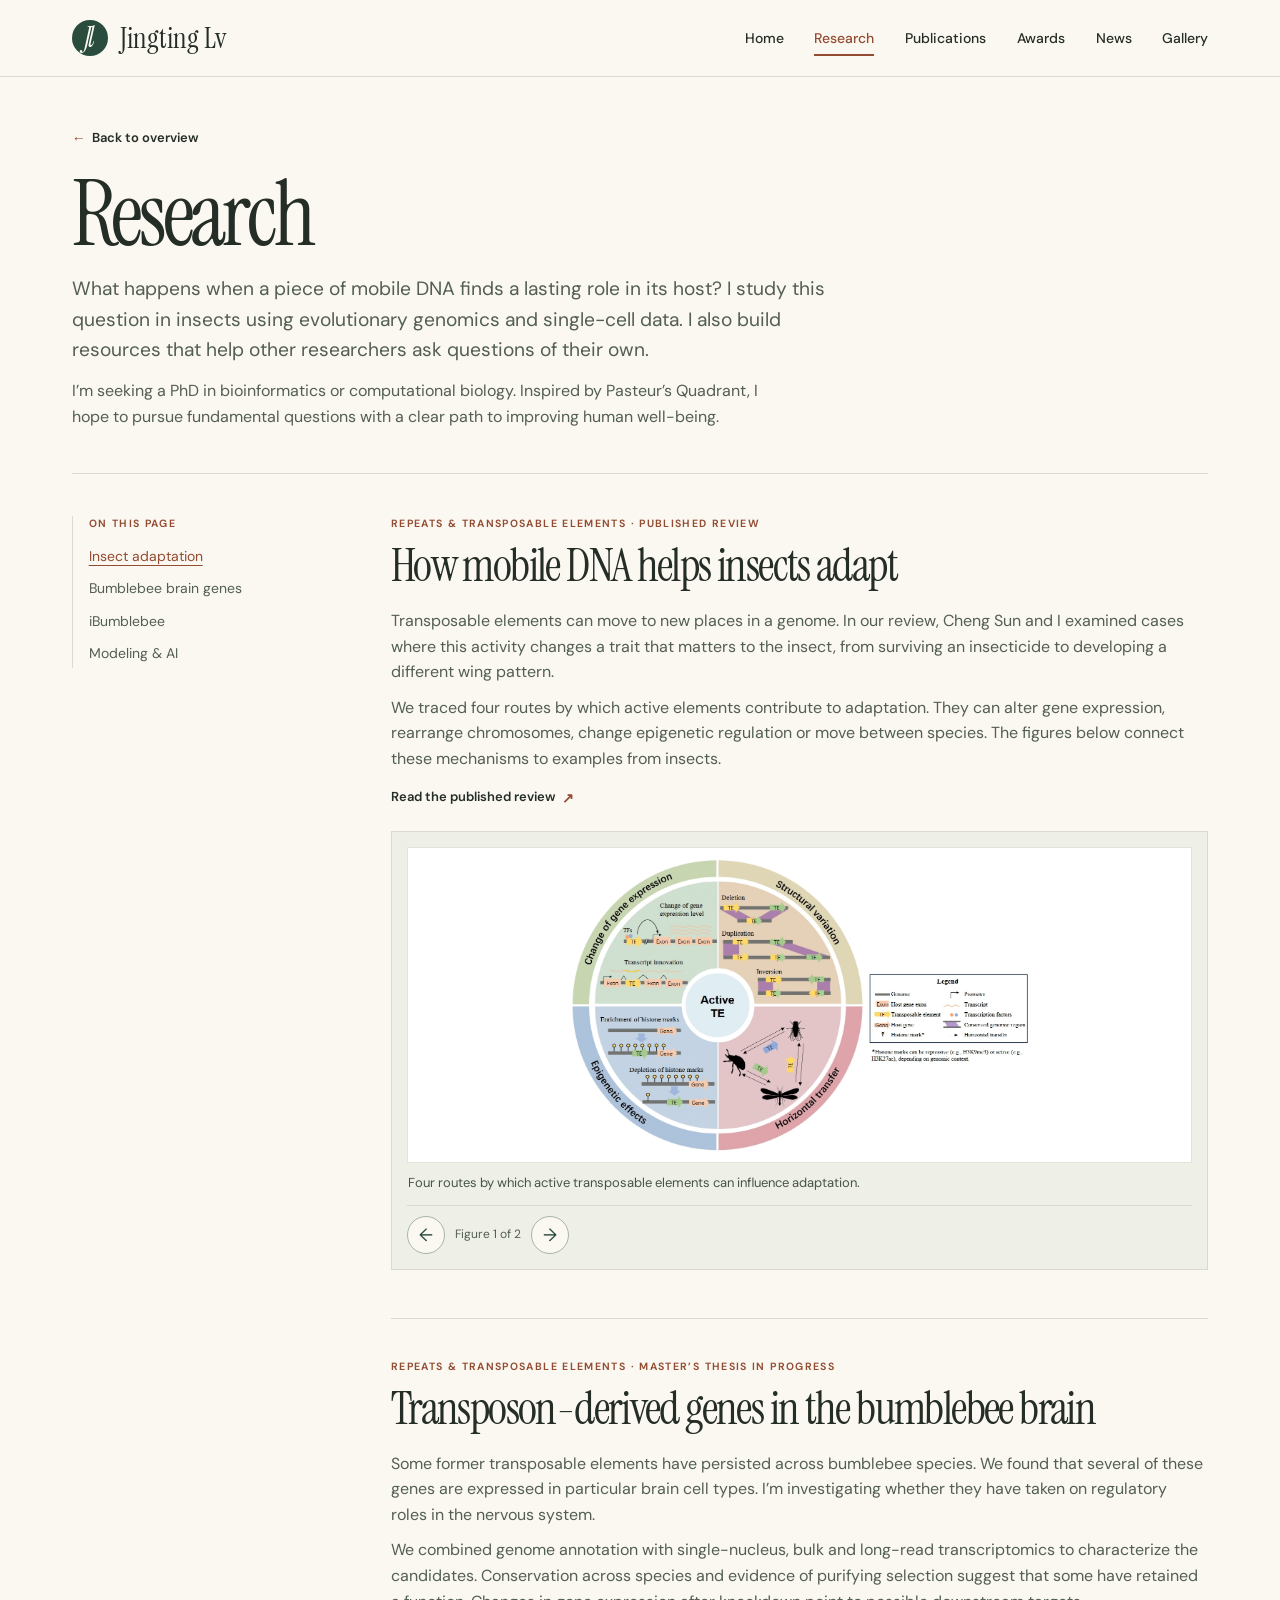
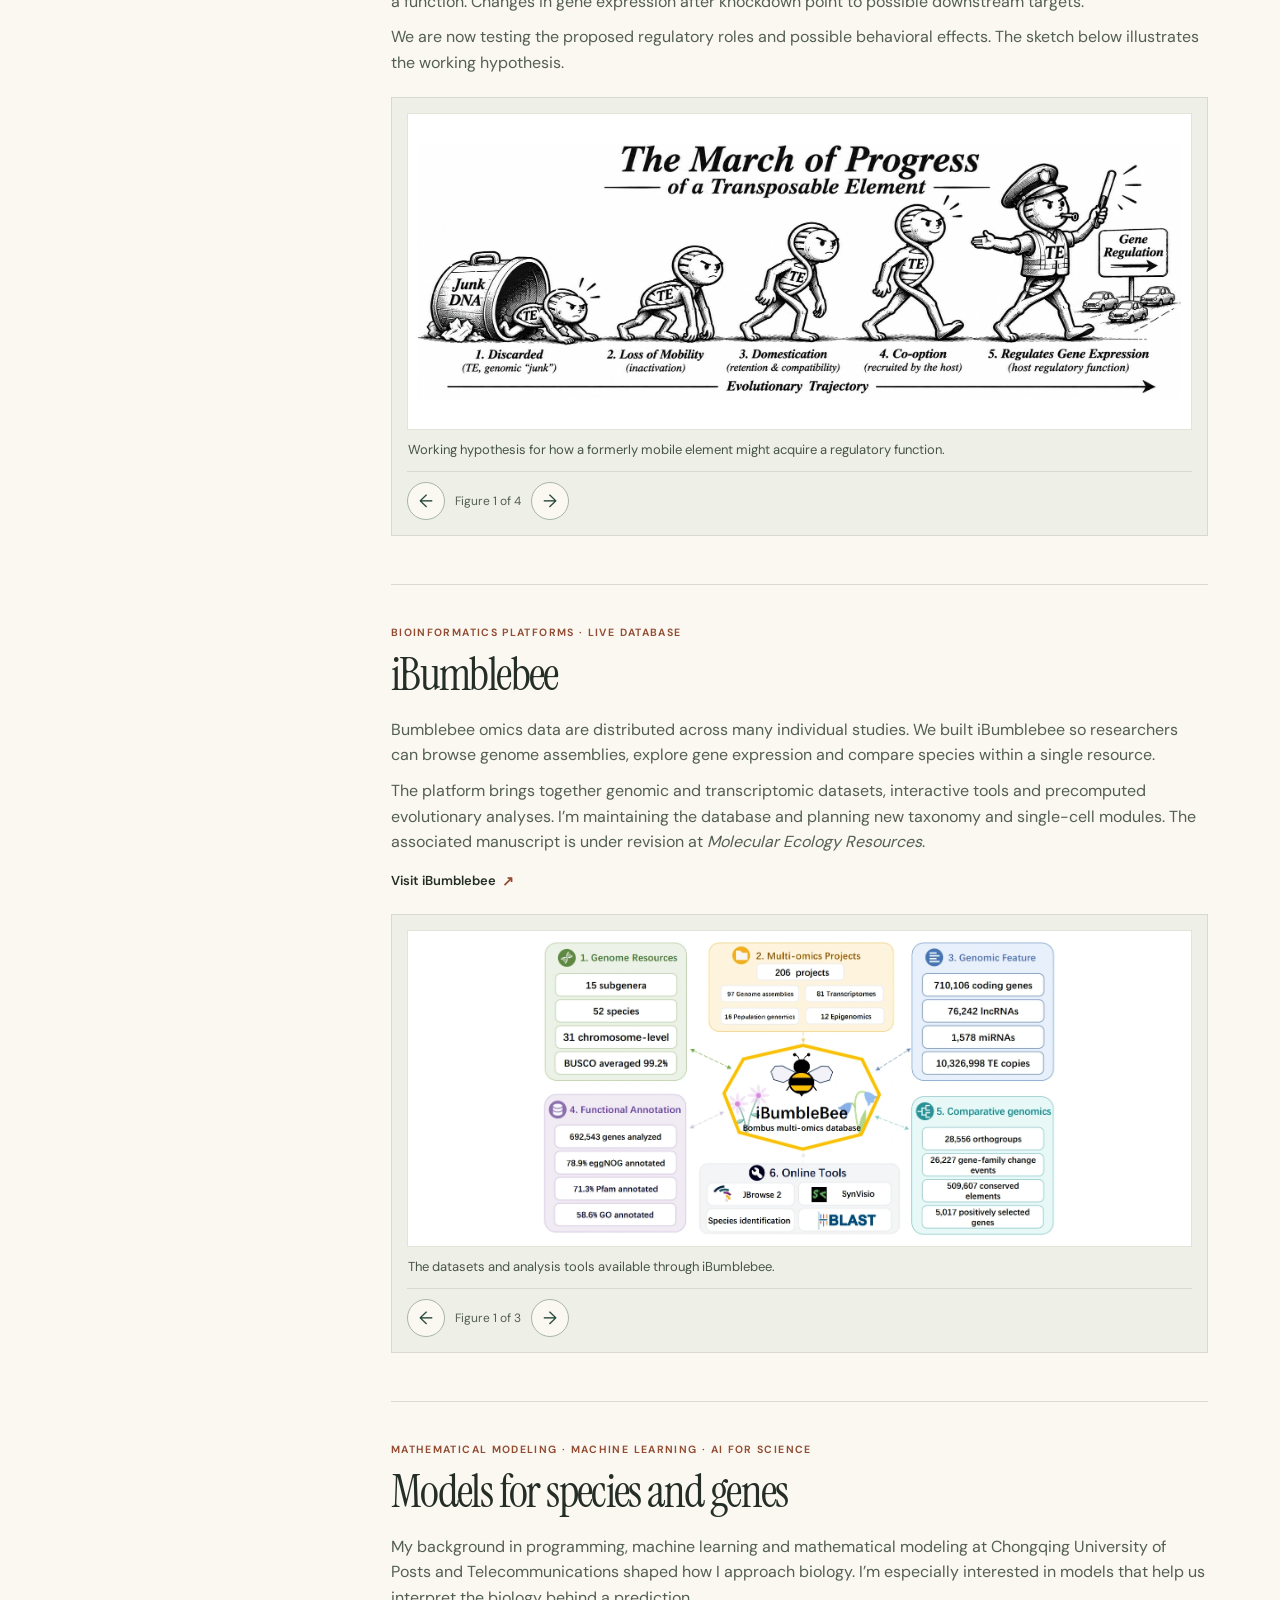
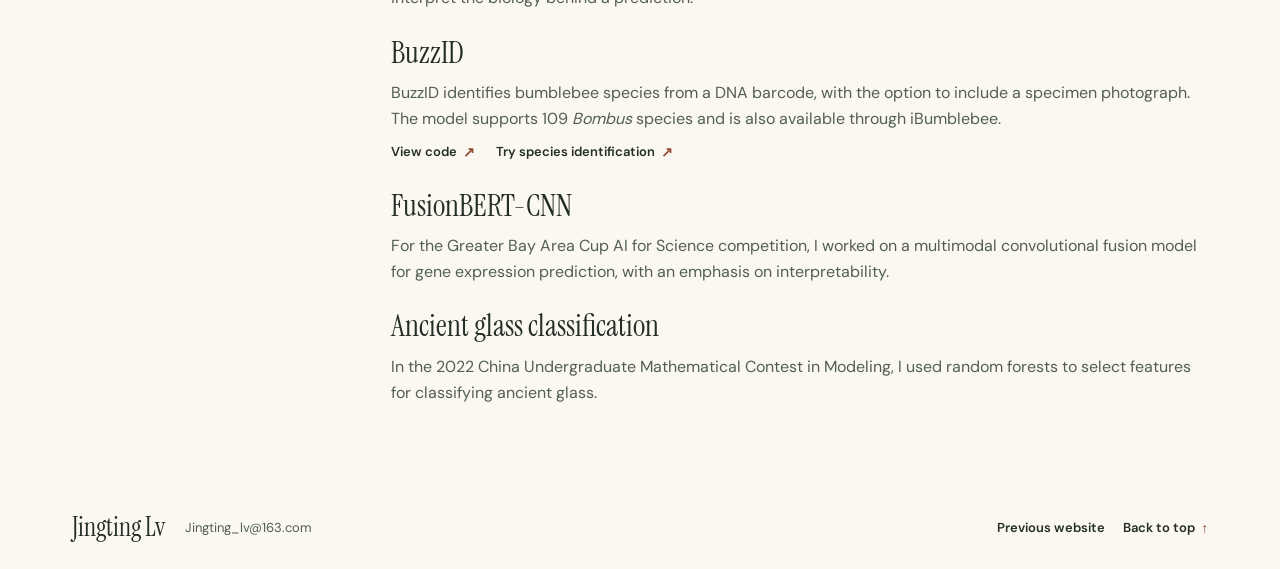
<file: old2/research.html>
<!doctype html>
<html lang="en">
<head>
  <meta charset="utf-8">
  <meta name="viewport" content="width=device-width, initial-scale=1">
  <meta name="theme-color" content="#faf8f1">
  <meta name="description" content="Jingting Lv’s research on transposable elements, bumblebee multi-omics and scientific machine learning, with figures and project links.">
  <title>Research · Jingting Lv</title>
  <link rel="icon" href="assets/favicon.png">
  <link rel="stylesheet" href="assets/site.css">
  <script src="assets/site.js" defer></script>
</head>
<body id="top">
  <a class="skip" href="#main">Skip to content</a>
  <header class="masthead">
    <div class="wrap header-inner">
      <a class="brand" href="index.html#home"><span class="monogram" aria-hidden="true">Jl</span>Jingting Lv</a>
      <button class="menu-toggle" type="button" aria-expanded="false" aria-controls="primary-nav">Menu <span aria-hidden="true">☰</span></button>
      <nav id="primary-nav" aria-label="Main navigation">
        <a href="index.html#home">Home</a><a href="#top" aria-current="page">Research</a><a href="index.html#publications">Publications</a><a href="index.html#awards">Awards</a><a href="index.html#news">News</a><a href="index.html#gallery">Gallery</a>
      </nav>
    </div>
  </header>

  <main id="main" class="wrap research-main">
    <header class="research-intro">
      <a class="more back" href="index.html#research"><span aria-hidden="true">←</span> Back to overview</a>
      <h1>Research</h1>
      <p>What happens when a piece of mobile DNA finds a lasting role in its host? I study this question in insects using evolutionary genomics and single-cell data. I also build resources that help other researchers ask questions of their own.</p>
      <p class="phd-interest">I’m seeking a PhD in bioinformatics or computational biology. Inspired by Pasteur’s Quadrant, I hope to pursue fundamental questions with a clear path to improving human well-being.</p>
    </header>
    <div class="research-layout">
      <nav class="contents" aria-label="Research projects">
        <p class="kicker">On this page</p>
        <a href="#insect-adaptation">Insect adaptation</a>
        <a href="#bumblebee-brain">Bumblebee brain genes</a>
        <a href="#ibumblebee">iBumblebee</a>
        <a href="#modeling">Modeling &amp; AI</a>
      </nav>
      <div class="research-articles">
        <article class="research-article" id="insect-adaptation">
          <p class="kicker">Repeats &amp; transposable elements · Published review</p>
          <h2>How mobile DNA helps insects adapt</h2>
          <p>Transposable elements can move to new places in a genome. In our review, Cheng Sun and I examined cases where this activity changes a trait that matters to the insect, from surviving an insecticide to developing a different wing pattern.</p>
          <p>We traced four routes by which active elements contribute to adaptation. They can alter gene expression, rearrange chromosomes, change epigenetic regulation or move between species. The figures below connect these mechanisms to examples from insects.</p>
          <a class="more" href="https://doi.org/10.1016/j.cois.2026.101619">Read the published review <span aria-hidden="true">↗</span></a>
          <div class="figure-set" aria-label="Review figures">
              <figure><a href="assets/images/te-mechanisms.webp" data-enlarge><img src="assets/images/te-mechanisms.webp" alt="Diagram of gene expression, structural variation, epigenetic effects and horizontal transfer." loading="lazy"></a><figcaption>Four routes by which active transposable elements can influence adaptation.</figcaption></figure>
              <figure><a href="assets/images/te-traits.webp" data-enlarge><img src="assets/images/te-traits.webp" alt="Six panels show insect traits associated with transposable element activity." loading="lazy"></a><figcaption>Examples include insecticide resistance, wing coloration and tolerance of harsh climates.</figcaption></figure>
          </div>
        </article>

        <article class="research-article" id="bumblebee-brain">
          <p class="kicker">Repeats &amp; transposable elements · Master’s thesis in progress</p>
          <h2>Transposon-derived genes in the bumblebee brain</h2>
          <p>Some former transposable elements have persisted across bumblebee species. We found that several of these genes are expressed in particular brain cell types. I’m investigating whether they have taken on regulatory roles in the nervous system.</p>
          <p>We combined genome annotation with single-nucleus, bulk and long-read transcriptomics to characterize the candidates. Conservation across species and evidence of purifying selection suggest that some have retained a function. Changes in gene expression after knockdown point to possible downstream targets.</p>
          <p>We are now testing the proposed regulatory roles and possible behavioral effects. The sketch below illustrates the working hypothesis.</p>
          <div class="figure-set" aria-label="Thesis figures">
              <figure><a href="assets/images/domestication.webp" data-enlarge><img src="assets/images/domestication.webp" alt="Conceptual illustration of a transposable element losing mobility and taking on a regulatory role." loading="lazy"></a><figcaption>Working hypothesis for how a formerly mobile element might acquire a regulatory function.</figcaption></figure>
              <figure><a href="assets/images/cell-expression.webp" data-enlarge><img src="assets/images/cell-expression.webp" alt="Heatmap comparing average expression across cell types." loading="lazy"></a><figcaption>Average expression of candidate genes across cell types.</figcaption></figure>
              <figure><a href="assets/images/gene-expression.webp" data-enlarge><img src="assets/images/gene-expression.webp" alt="Dot plot showing expression patterns of selected genes in brain cell populations." loading="lazy"></a><figcaption>Expression of selected genes across bumblebee brain cell populations.</figcaption></figure>
              <figure><a href="assets/images/evolution.webp" data-enlarge><img src="assets/images/evolution.webp" alt="Phylogenetic tree with inferred insertion events mapped onto branches." loading="lazy"></a><figcaption>Inferred timing of transposable element insertions across the species tree.</figcaption></figure>
          </div>
        </article>

        <article class="research-article" id="ibumblebee">
          <p class="kicker">Bioinformatics platforms · Live database</p>
          <h2>iBumblebee</h2>
          <p>Bumblebee omics data are distributed across many individual studies. We built iBumblebee so researchers can browse genome assemblies, explore gene expression and compare species within a single resource.</p>
          <p>The platform brings together genomic and transcriptomic datasets, interactive tools and precomputed evolutionary analyses. I’m maintaining the database and planning new taxonomy and single-cell modules. The associated manuscript is under revision at <i>Molecular Ecology Resources</i>.</p>
          <a class="more" href="https://ngdc.cncb.ac.cn/ibumblebee/">Visit iBumblebee <span aria-hidden="true">↗</span></a>
          <div class="figure-set" aria-label="Database figures">
              <figure><a href="assets/images/ibumblebee.webp" data-enlarge><img src="assets/images/ibumblebee.webp" alt="Overview of the genomic resources, omics projects, annotations and analysis tools in iBumblebee." loading="lazy"></a><figcaption>The datasets and analysis tools available through iBumblebee.</figcaption></figure>
              <figure><a href="assets/images/database-browser.webp" data-enlarge><img src="assets/images/database-browser.webp" alt="Examples of the genome browser, annotation results and comparative analyses." loading="lazy"></a><figcaption>Exploring genome annotations and comparative data in iBumblebee.</figcaption></figure>
              <figure><a href="assets/images/database-tools.webp" data-enlarge><img src="assets/images/database-tools.webp" alt="Examples of comparative genomics, species identification and genome comparison tools." loading="lazy"></a><figcaption>Comparative and identification tools available through the database.</figcaption></figure>
          </div>
        </article>

        <article class="research-article" id="modeling">
          <p class="kicker">Mathematical modeling · Machine learning · AI for Science</p>
          <h2>Models for species and genes</h2>
          <p>My background in programming, machine learning and mathematical modeling at Chongqing University of Posts and Telecommunications shaped how I approach biology. I’m especially interested in models that help us interpret the biology behind a prediction.</p>
          <h3>BuzzID</h3><p>BuzzID identifies bumblebee species from a DNA barcode, with the option to include a specimen photograph. The model supports 109 <i>Bombus</i> species and is also available through iBumblebee.</p>
          <div class="article-links"><a class="more" href="https://github.com/jingtinglv/Buzzid">View code <span aria-hidden="true">↗</span></a><a class="more" href="https://ngdc.cncb.ac.cn/ibumblebee/species-identification">Try species identification <span aria-hidden="true">↗</span></a></div>
          <h3>FusionBERT-CNN</h3><p>For the Greater Bay Area Cup AI for Science competition, I worked on a multimodal convolutional fusion model for gene expression prediction, with an emphasis on interpretability.</p>
          <h3>Ancient glass classification</h3><p>In the 2022 China Undergraduate Mathematical Contest in Modeling, I used random forests to select features for classifying ancient glass.</p>
        </article>
      </div>
    </div>
  </main>
  <footer><div class="wrap footer-inner"><div><strong>Jingting Lv</strong><a href="mailto:Jingting_lv@163.com">Jingting_lv@163.com</a></div><nav class="footer-links" aria-label="Footer"><a class="more" href="../old1/index.html">Previous website</a><a class="more" href="#top">Back to top <span aria-hidden="true">↑</span></a></nav></div></footer>
</body>
</html>
</file>
<file: assets/site.css>
@font-face {
  font-family: "Instrument Serif"; src: url("fonts/instrument-serif.woff2") format("woff2");
  font-weight: 400; font-style: normal; font-display: swap;
}
@font-face {
  font-family: "Instrument Serif"; src: url("fonts/instrument-serif-italic.woff2") format("woff2");
  font-weight: 400; font-style: italic; font-display: swap;
}
@font-face {
  font-family: "DM Sans"; src: url("fonts/dm-sans.woff2") format("woff2");
  font-weight: 100 1000; font-style: normal; font-display: swap;
}
:root {
  --paper: #fafafa; --ink: #242d26; --muted: #535e54; --rule: #dce1de;
  --pine: #294c3e; --rust: #934b32; --pale: #f0f2f1; --surface: #fff; --soft: #edf2ef;
  --serif: "Instrument Serif", Georgia, serif; --sans: "DM Sans", Arial, sans-serif;
  --gutter: clamp(22px, 5.6vw, 86px); --header: 76px;
}
* { box-sizing: border-box; }
html { scroll-padding-top: calc(var(--header) + 20px); }
body { margin: 0; color: var(--ink); background: var(--paper); font: 400 16px/1.6 var(--sans); }
button { font: inherit; }
a { color: inherit; text-decoration: none; }
a:hover { color: var(--rust); }
a:focus-visible, button:focus-visible { outline: 3px solid #aa623f; outline-offset: 4px; }
img { display: block; max-width: 100%; }
figure, p, ul, h1, h2, h3 { margin: 0; }
h1, h2, h3 { font-weight: 550; }
.hero h1 { font-family: var(--serif); font-weight: 400; }
h2 { font-size: clamp(30px, 3.2vw, 44px); line-height: 1.18; letter-spacing: -.025em; }
.wrap { width: min(1200px, calc(100% - 2 * var(--gutter))); margin-inline: auto; }
.skip { position: fixed; left: 15px; top: -90px; z-index: 30; padding: 10px 18px; background: white; }
.skip:focus { top: 8px; }
.masthead { position: sticky; z-index: 10; top: 0; border-bottom: 1px solid var(--rule); background: var(--paper); }
.header-inner { min-height: var(--header); display: flex; justify-content: space-between; align-items: center; gap: 18px; }
.brand { display: inline-flex; align-items: center; gap: 12px; font: 400 29px/1 var(--serif); white-space: nowrap; }
#primary-nav { display: flex; align-items: center; gap: clamp(18px, 2.4vw, 36px); }
#primary-nav a { position: relative; font-size: 14px; font-weight: 500; line-height: 1.5; padding: 9px 0; }
#primary-nav a[aria-current] { color: var(--rust); }
#primary-nav a[aria-current]::after { content:""; position:absolute; height:2px; bottom:2px; left:0; right:0; background: currentColor; }
.menu-toggle { display: none; }
.hero {
  display: grid; grid-template-columns: minmax(0,1.2fr) minmax(0,1fr); align-items: center;
  gap: clamp(48px, 7vw, 114px); padding-block: clamp(54px,5.4vw,82px) clamp(58px,5.3vw,84px);
}
.availability { display: flex; margin: 0 0 16px; align-items: center; gap: 10px; font-size: 12px; font-weight: 650; line-height: 1.4; color: #405f47; }
.status-dot { width: 8px; height: 8px; border-radius: 50%; background: #587854; box-shadow: 0 0 0 4px #e7eee9; margin-left: 4px; }
.hero h1 { margin: 0 0 20px; font-size: clamp(72px, 7.6vw, 116px); line-height: .92; letter-spacing: -.045em; }
.greeting { display: block; font-size: .47em; line-height: 1.12; letter-spacing: -.026em; margin-bottom: 6px; }
.hero h1 em { font-weight: 400; color: var(--rust); }
.intro { max-width: 53ch; font-size: clamp(16px, 1.21vw, 18px); line-height: 1.66; color: #465049; }
.intro strong { color: var(--ink); font-weight: 650; }
.interests { display: flex; flex-wrap: wrap; gap: 5px; max-width: 530px; margin: 19px 0 12px; list-style: none; padding: 0; }
.interests li { border: 1px solid var(--rule); background: var(--pale); color: #445348; padding: 2px 8px; border-radius: 99px; font-size: 10.5px; line-height: 1.5; font-weight: 500; }
.profile-links, .article-links { display: flex; align-items: center; flex-wrap: wrap; gap: 12px 21px; }
.button { background: var(--pine); color: white; display: inline-flex; gap: 9px; align-items: center; padding: 11px 18px; border-radius: 5px; font-size: 13px; font-weight: 600; }
.button:hover { background: #183d30; color: white; }
.envelope { width: 15px; height: 11px; border: 1.3px solid currentColor; border-radius: 2px; position: relative; overflow: hidden; }
.envelope::before { content: ""; position: absolute; width: 9px; height: 9px; top: -6px; left: 1.4px; border-right: 1px solid; border-bottom: 1px solid; transform: rotate(45deg); }
.link, .more { display: inline-flex; align-items: center; gap: 6px; font-size: 13px; font-weight: 600; }
.link { padding: 7px 0; }
.link span, .more span { font-family: Arial, sans-serif; color: var(--rust); font-size: 1.08em; }
.more:hover, .link:hover { text-decoration: underline; text-underline-offset: 4px; }
.portrait-board { position: relative; isolation: isolate; width: 100%; padding: 28px 25px 27px 11px; }
.portrait-board::before {
  content: ""; position: absolute; z-index: -1; inset: 15px 1px 12px 9px; transform: rotate(2.8deg);
  border: 1px solid #c9d3cd; background-color: #e6ede9;
  background-image: linear-gradient(#b6c8bd66 1px, transparent 1px), linear-gradient(90deg,#b6c8bd66 1px,transparent 1px); background-size: 15px 15px;
}
.portrait-print {
  position: relative; padding: 10px 10px 0; background: var(--surface); transform: rotate(-3deg);
  border: 1px solid var(--rule); box-shadow: 0 6px 14px -7px #3c392b66;
}
.portrait-print::before {
  content: ""; position: absolute; z-index: 1; width: 82px; height: 24px; top: -10px; left: calc(50% - 41px);
  transform: rotate(3.2deg); background: #cdd5d0cc; box-shadow: inset 0 1px 1px #fff6;
  clip-path: polygon(0 5%,98% 0,100% 14%,97% 28%,100% 43%,97% 56%,100% 73%,98% 87%,100% 98%,1% 100%,2% 83%,0 68%,2% 54%,0 40%,2% 26%);
}
.portrait-print img { width: 100%; height: auto; aspect-ratio: 1.16; object-fit: cover; object-position: 50% 51%; }
.portrait-print figcaption { display: flex; align-items: baseline; justify-content: space-between; gap: 10px; padding: 12px 7px 14px; font: italic 25px/1 var(--serif); }
.photo-place { font: 500 10.5px/1 var(--sans); text-transform: uppercase; letter-spacing: .12em; color: var(--muted); }
.now-band { background: var(--pine); color: #f7f9f8; }
.now-inner { display: grid; grid-template-columns: 1.03fr 1.65fr 1fr 1fr; gap: 25px; padding-block: 32px 34px; }
.now-heading h2 { font-size: clamp(27px, 2.5vw, 34px); letter-spacing: -.02em; }
.now-heading p { font-size: 12px; color: #c9d9d0; margin-top: 8px; }
.now-note { border-left: 1px solid #adc0a84a; padding: 2px 0 1px 23px; }
.now-note h3, .kicker, .news-entry time { font: 600 12px/1.5 var(--sans); letter-spacing: .015em; }
.now-note h3 { color: #d9e6df; margin-bottom: 8px; }
.now-note p { color: #f3f6f4; font-size: 13.5px; line-height: 1.6; }
.now-note a { color: inherit; text-decoration: underline; text-underline-offset: 3px; }
.section, .paper-layout { padding-block: clamp(58px, 6.1vw, 92px); }
.section-head { display: flex; align-items: baseline; justify-content: space-between; flex-wrap: wrap; gap: 14px; margin-bottom: 30px; }
.project-grid { display: grid; grid-template-columns: repeat(3, minmax(0,1fr)); gap: clamp(18px,2.5vw,37px); }
.project-image { display: grid; place-items: center; border: 1px solid var(--rule); overflow: hidden; padding: 7.5%; aspect-ratio: 1.83; }
.project-image img { width: 100%; height: 100%; min-height: 0; object-fit: contain; }
.kicker { color: var(--rust); }
.project-card .kicker { margin: 20px 0 8px; }
.project-card h3 { font-size: clamp(22px,1.9vw,28px); line-height: 1.25; letter-spacing: -.018em; }
.project-card:hover h3, .publication h3 a:hover { text-decoration: underline; text-decoration-thickness: 1px; text-underline-offset: 4px; }
.project-card > .project-summary { color: var(--muted); font-size: 14px; margin-top: 11px; }
.paper-band, .gallery-band { background: var(--pale); border-block: 1px solid var(--rule); }
.paper-layout, .split-section { display: grid; grid-template-columns: minmax(210px,.72fr) minmax(0,1.65fr); gap: clamp(32px,6vw,96px); }
.side-heading .more { margin-top: 20px; }
.publication + .publication { margin-top: 25px; padding-top: 24px; border-top: 1px solid var(--rule); }
.publication h3 { margin-block: 8px 10px; font-size: clamp(21px,2vw,27px); line-height: 1.35; letter-spacing: -.015em; }
.publication p:not(.kicker) { margin-top: 4px; font-size: 14px; color: var(--muted); }
.publication .more, .news-entry .more { margin-top: 12px; }
.award-list { list-style: none; padding: 0; }
.award-list li { display: grid; grid-template-columns: 88px 1fr; gap: 12px; padding: 15px 0; border-bottom: 1px solid var(--rule); }
.award-list li:first-child { padding-top: 0; } .award-list li:last-child { padding-bottom: 0; border: none; }
.award-list li > span { font-size: 12px; font-weight: 650; color: var(--rust); padding-top: 3px; }
.award-list h3 { font: 600 16px/1.45 var(--sans); }
.award-list p { margin-top: 2px; color: var(--muted); font-size: 13px; }
.ruled { border-top: 1px solid var(--rule); }
.news-entry time { color: var(--rust); }
.news-entry p { margin-top: 8px; max-width: 70ch; }
.gallery-grid { display: grid; grid-template-columns: repeat(2, minmax(0, 1fr)); gap: clamp(17px,2.5vw,36px); }
.gallery-grid figure { display: flex; flex-direction: column; }
.gallery-grid a { height: clamp(200px, 22vw, 317px); border: 1px solid var(--rule); overflow: hidden; display: grid; place-items: center; }
.gallery-grid a img { width: 100%; height: 100%; min-height: 0; }
.gallery-photo img { object-fit: cover; object-position: 50% 42%; }
.gallery-illustration { padding: 18px; background: var(--surface); }
.gallery-illustration img { object-fit: contain; }
.gallery-grid figcaption { padding-top: 10px; font: 500 14px/1.4 var(--sans); }
[data-enlarge] { cursor: zoom-in; }
footer { background: var(--paper); }
.footer-inner { display: flex; justify-content: space-between; gap: 18px; align-items: center; padding-block: 26px; }
.footer-inner > div { display: flex; align-items: center; gap: 20px; }
.footer-links { display: flex; align-items: center; flex-wrap: wrap; justify-content: flex-end; gap: 5px 18px; }
.footer-inner strong { font: 26px/1.15 var(--serif); }
.footer-inner > div a { color: var(--muted); font-size: 13px; }
.footer-inner > div a:hover { text-decoration: underline; }

/* Research articles and their progressively enhanced figure galleries. */
.research-intro { max-width: 790px; padding-block: 28px 20px; }
.research-intro h1 { font-family: var(--sans); font-size: clamp(36px,4vw,54px); line-height: 1.12; font-weight: 550; letter-spacing: -.03em; margin: 12px 0 0; }
.research-layout { border-top: 1px solid var(--rule); display: grid; grid-template-columns: 252px minmax(0,1fr); gap: clamp(28px,3.5vw,48px); padding-block: 32px 64px; }
.contents { position: sticky; top: calc(var(--header) + 24px); align-self: start; display: grid; gap: 20px; max-height: calc(100dvh - var(--header) - 48px); overflow-y: auto; padding-right: 8px; scrollbar-width: thin; }
.contents > .kicker { color: var(--muted); margin-bottom: -8px; }
.contents-group { border-left: 2px solid var(--rule); padding-left: 14px; }
.contents-group ul { list-style: none; padding: 0; margin-top: 8px; }
.contents a { display: block; font-size: 13px; line-height: 1.5; color: var(--muted); padding: 4px 0; }
.contents .contents-theme { color: var(--ink); font-size: 14px; font-weight: 600; line-height: 1.4; }
.contents-group[data-current] { border-left-color: var(--pine); }
.contents-group[data-current] .contents-theme { color: var(--pine); }
.contents a[aria-current], .contents a:hover { color: var(--rust); text-decoration: underline; text-underline-offset: 4px; }
.research-theme + .research-theme { margin-top: 54px; }
.theme-heading { border-bottom: 1px solid var(--rule); margin-bottom: 26px; padding-bottom: 18px; }
.theme-heading h2 { color: var(--pine); font-size: clamp(25px,2.4vw,32px); line-height: 1.25; letter-spacing: -.025em; }
.theme-intro { color: var(--muted); margin: 0 0 24px; max-width: 74ch; }
.research-article .article-title { font-size: clamp(24px,2.3vw,31px); line-height: 1.25; letter-spacing: -.02em; margin: 10px 0 18px; }
.research-article h4 { font-size: 22px; line-height: 1.3; font-weight: 550; margin: 25px 0 10px; }
.hypothesis-figure { margin: 22px 0; padding: 12px; border: 1px solid var(--rule); background: var(--surface); }
.hypothesis-figure a { display: block; }
.hypothesis-figure img { width: 100%; height: auto; }
.hypothesis-figure figcaption { color: var(--muted); margin-top: 10px; font-size: 13px; line-height: 1.5; }
.research-article > p:not(.kicker) { color: var(--muted); margin-block: 10px; max-width: 74ch; }
.research-article > .more, .article-links { margin-top: 5px; }
.research-article + .research-article { border-top: 1px solid var(--rule); margin-top: 48px; padding-top: 40px; }
.figure-set { margin-top: 22px; padding: 15px; background: var(--pale); border: 1px solid var(--rule); }
.figure-set figure + figure { margin-top: 16px; }
.figure-set.enhanced figure { margin: 0; }
.figure-set figure > a { display: grid; place-items: center; padding: 10px; background: #fff; border: 1px solid var(--rule); }
.figure-set img { width: 100%; height: clamp(200px,23vw,330px); object-fit: contain; }
.figure-set figcaption { margin: 10px 1px 0; color: #475449; font-size: 13px; line-height: 1.5; }
.carousel-controls { display: flex; align-items: center; gap: 10px; border-top: 1px solid var(--rule); margin-top: 12px; padding-top: 10px; }
.carousel-controls button, .lightbox button { cursor: pointer; border: 1px solid #a8b6a6; background: var(--paper); color: var(--pine); border-radius: 50%; width: 38px; height: 38px; font: 18px/1 var(--sans); }
.carousel-controls button:hover, .lightbox button:hover { background: #e2ebe6; }
.slide-count { color: var(--muted); font-size: 12px; font-variant-numeric: tabular-nums; }
.lightbox { width: fit-content; max-width: 94vw; max-height: 92vh; padding: 15px; color: var(--ink); background: var(--paper); border-radius: 7px; border: 1px solid var(--rule); box-shadow: 0 12px 60px #162b2670; }
.lightbox::backdrop { background: #18291fe6; }
.lightbox img { max-width: min(85vw,1250px); max-height: 71vh; object-fit: contain; margin: auto; }
.lightbox-bar { display: flex; justify-content: space-between; align-items: center; gap: 18px; margin-top: 12px; }
.lightbox-bar p { font-size: 14px; }
.lightbox button { flex: none; }
body:has(.lightbox[open]) { overflow: hidden; }
[hidden] { display: none !important; }

/* Project entry points and research figures. */
#research.section { padding-block: clamp(40px,4.2vw,60px); }
.research-heading { align-items: center; margin-bottom: 22px; gap: 12px 20px; }
.research-heading h2 { font-size: clamp(30px,3vw,40px); }
.project-card { display: flex; flex-direction: column; min-width: 0; border: 1px solid var(--rule); background: var(--surface); }
.project-card:hover { color: var(--ink); border-color: #829780; }
.project-card .project-image { border: 0; border-bottom: 1px solid var(--rule); }
.project-card .kicker { margin-inline: 16px; }
.project-card h3 { padding-inline: 16px; }
.project-card .project-summary { padding: 0 16px 20px; }
.project-cta { display: flex; align-items: center; justify-content: space-between; gap: 12px; margin-top: auto; padding: 13px 16px; background: var(--soft); color: var(--pine); border-top: 1px solid var(--rule); font-size: 13px; font-weight: 650; }
.project-card:hover .project-cta { background: #e2ebe6; }
.project-cta > span, .model-cta > span { font: 18px/1 Arial, sans-serif; }
.model-preview { display: grid; grid-template-columns: 135px minmax(0,1fr) auto; align-items: center; gap: 24px; margin-top: 28px; padding: 20px 23px; border: 1px solid var(--rule); background: var(--pale); }
.model-preview > img { width: 135px; height: 100px; object-fit: contain; background: white; }
.model-preview h3 { font: 550 25px/1.25 var(--sans); margin-block: 4px 7px; }
.model-preview p:not(.kicker) { font-size: 14px; color: var(--muted); max-width: 58ch; }
.model-cta { display: inline-flex; align-items: center; gap: 16px; font-size: 13px; color: var(--pine); font-weight: 650; }
.model-preview:hover { border-color: #829780; color: var(--ink); }
.model-preview:hover .model-cta { text-decoration: underline; text-underline-offset: 4px; }
 .database-overview { margin-top: 28px; }
.database-overview h4 { font-size: 23px; margin-top: 0; }
.database-overview .figure-set { margin-top: 14px; }
.database-overview .figure-set img { height: auto; max-height: 480px; }
.thesis-figures img { height: clamp(270px,34vw,450px); }
.thesis-figures figcaption strong { display: block; color: var(--ink); margin-bottom: 4px; }
.project-publication { margin: auto 16px 20px; padding-top: 13px; border-top: 1px solid var(--rule); color: var(--ink); font-size: 12px; line-height: 1.55; }
.project-publication p + p { margin-top: 6px; color: var(--rust); }
.project-publication + .project-cta { margin-top: 0; }
.paper-preview { display: grid; grid-template-columns: minmax(0,1fr) auto; align-items: center; gap: 24px; margin-top: 28px; padding: 24px; border-block: 1px solid var(--rule); }
.paper-preview h3 { font: 550 26px/1.3 var(--sans); margin: 6px 0 10px; max-width: 44ch; }
.paper-preview p:not(.kicker) { font-size: 14px; color: var(--muted); }
.paper-preview:hover { color: var(--ink); background: var(--pale); }
.paper-preview:hover h3 { text-decoration: underline; text-decoration-thickness: 1px; text-underline-offset: 4px; }
.article-paper { margin: 20px 0; padding: 15px 18px; border-left: 2px solid #829780; background: var(--pale); font-size: 13px; }
.article-paper p:first-child { font-weight: 600; }
.article-paper p + p { margin-top: 5px; color: var(--muted); }
.article-paper .more { margin-top: 9px; font-size: 12px; }
.publication .citation-authors { line-height: 1.8; }
.carousel-controls { flex-wrap: wrap; }
.carousel-controls button { min-width: 38px; flex-shrink: 0; }
.figure-set .carousel-controls { gap: 7px; }
.fusion-project { margin-top: 35px; padding-top: 26px; border-top: 1px solid var(--rule); }
.fusion-heading { display: flex; flex-wrap: wrap; align-items: baseline; gap: 8px 18px; }
.fusion-heading .article-title { margin: 0; }
.fusion-heading p { color: var(--rust); font-size: 12px; }
.fusion-project > p { margin-top: 13px; color: var(--muted); }
.model-architecture { margin-top: 22px; background: var(--pale); padding: 14px; border: 1px solid var(--rule); }
.model-architecture a { display: block; background: white; }
.model-architecture img { width: 100%; height: auto; max-height: 430px; object-fit: contain; }
.model-architecture figcaption, .roc-figure figcaption, .attention-figures figcaption { margin-top: 9px; font-size: 12px; line-height: 1.5; color: var(--muted); }
.method-steps { display: grid; grid-template-columns: repeat(2,minmax(0,1fr)); gap: 22px 32px; list-style: decimal; padding-left: 23px; margin-block: 25px 30px; }
.method-steps li { padding-left: 4px; }
.method-steps li::marker { color: var(--rust); font-weight: 650; }
.method-steps h4, .model-results h4 { font-size: 15px; font-weight: 650; margin: 0 0 6px; }
.method-steps p { font-size: 14px; color: var(--muted); }
.model-results { display: grid; grid-template-columns: minmax(0,1.15fr) minmax(0,1fr); gap: 26px; align-items: start; border-top: 1px solid var(--rule); padding-top: 25px; }
.model-results table { width: 100%; border-collapse: collapse; font-size: 12px; font-variant-numeric: tabular-nums; }
.model-results caption { text-align: left; color: var(--muted); font-size: 12px; padding-block: 1px 10px; }
.model-results th, .model-results td { padding: 8px 5px; border-bottom: 1px solid var(--rule); text-align: right; }
.model-results th:first-child { text-align: left; }
.model-results tbody th { font-weight: 500; }
.model-results tr:last-child { background: var(--soft); }
.result-note { color: var(--muted); font-size: 12px; margin-top: 12px; }
.roc-figure a { display: block; background: white; border: 1px solid var(--rule); padding: 8px; }
.roc-figure img { width: 100%; height: auto; }
.attention-details { margin-top: 25px; padding: 14px 0; border-block: 1px solid var(--rule); }
.attention-details summary { width: fit-content; cursor: pointer; color: var(--pine); font-size: 14px; font-weight: 650; padding: 5px 0; }
.attention-details summary:focus-visible { outline: 3px solid #aa623f; outline-offset: 4px; }
.attention-details > p { font-size: 14px; color: var(--muted); margin-block: 12px 16px; }
.attention-figures { display: grid; gap: 18px; }
.attention-figures a { display: block; border: 1px solid var(--rule); padding: 8px; background: white; }
.attention-figures img { width: 100%; height: auto; }
@media (max-width: 960px) {
  .hero { gap: 38px; grid-template-columns: 1.15fr 1fr; }
  .portrait-board { padding: 18px 13px 18px 4px; }
  .now-inner { gap: 17px; grid-template-columns: .85fr 1.45fr 1fr 1fr; }
  .now-note { padding-left: 16px; }
}
@media (max-width: 760px) {
  :root { --header: 64px; }
  .brand { font-size: 25px; gap: 8px; }
    .header-inner { flex-wrap: wrap; gap: 0; }
  #primary-nav { flex: 1 0 100%; flex-wrap: wrap; gap: 2px 20px; margin-bottom: 10px; }
  .header-inner > .brand { min-height: var(--header); }
  .menu-ready .menu-toggle { display: inline-flex; align-items: center; gap: 8px; padding: 8px 13px; color: var(--ink); background: transparent; border: 1px solid var(--rule); border-radius: 4px; cursor:pointer; font-size: 13px; }
  .menu-ready .menu-toggle[aria-expanded="false"] + #primary-nav { display:none; }
  .hero { grid-template-columns: 1fr; gap: 25px; padding-block: 42px 40px; }
  .hero h1 { font-size: clamp(71px,12vw,93px); margin: 0 0 18px; }
  .hero-copy { max-width: 610px; }
  .hero .intro { max-width: 60ch; }
  .portrait-board { justify-self: center; width: min(86%, 420px); }
  .portrait-print img { aspect-ratio: 1.38; }
  .interests { margin: 15px 0 10px; }
  .now-inner { grid-template-columns: 1fr 1.35fr; row-gap: 24px; padding-block: 27px; }
  .now-note:nth-child(3) { border: 0; padding-left: 0; }
  .project-grid { grid-template-columns: 1fr; gap: 23px; }
   .project-card { display: grid; grid-template-columns: minmax(116px,.75fr) minmax(0,1.3fr); gap: 0 6px; align-content: start; }
  .project-card .project-cta { grid-column: 1 / -1; margin-top: 12px; }
  .project-publication { grid-column: 2; margin-top: 0; }
  .project-card .kicker { padding-top: 12px; }
  .model-preview { grid-template-columns: 100px minmax(0,1fr); gap: 14px 20px; padding: 16px; }
  .model-preview > img { width: 100px; height: 85px; }
  .model-cta { grid-column: 2; }

  .project-image { grid-row: 1 / span 3; align-self: start; aspect-ratio: 1.5; }
  .project-card .kicker { margin: 1px 16px 4px; }
  .project-card h3 { font-size: 24px; }
  .project-card > .project-summary { margin-top: 5px; }
  .paper-layout, .split-section { grid-template-columns: 1fr; gap: 25px; }
  .side-heading .more { margin-top: 10px; }
  .research-layout { grid-template-columns: 1fr; gap: 24px; padding-top: 20px; }
  .contents { border-bottom: 1px solid var(--rule); padding-bottom: 20px; }
  .research-intro { padding-block: 22px 18px; }
}
@media (max-width: 480px) {
  .intro { font-size: 16px; }
  .profile-links { gap: 6px 12px; }
  .profile-links .link { font-size: 12px; }
  .button { padding: 10px 12px; }
  .portrait-board { width: 89%; }
  .portrait-print figcaption { font-size: 21px; padding: 9px 3px 10px; }
  .photo-place { font-size: 9px; }
  .now-inner { grid-template-columns: 1fr; row-gap: 16px; }
  .now-heading { display: flex; align-items: baseline; justify-content: space-between; gap: 12px; }
  .now-note, .now-note:nth-child(3) { padding: 13px 0 0; border: 0; border-top: 1px solid #adc0a84a; }
  .now-note h3 { margin-bottom: 3px; }
  .project-card { display: flex; }
  .project-card .project-cta { margin-top: auto; }
  .project-card .kicker { padding-top: 0; }
  .project-image { aspect-ratio: 1.95; }
  .project-card .kicker { margin-top: 13px; }
  .gallery-grid { grid-template-columns: 1fr; gap: 23px; }
  .gallery-grid a { height: 210px; }
  .gallery-grid a.gallery-illustration { height: auto; aspect-ratio: 1.75; }
  .footer-inner > div { flex-direction: column; align-items: start; gap: 3px; }
  .award-list li { grid-template-columns: 69px minmax(0,1fr); gap: 8px; }
  .figure-set { padding: 9px; }
}
@media (max-width: 620px) {
  .model-preview { grid-template-columns: 77px minmax(0,1fr); gap: 12px; padding: 14px; }
  .model-preview > img { width: 77px; height: 72px; }
  .model-preview h3 { font-size: 23px; }
  .model-preview .kicker { font-size: 11px; }
  .model-preview p:not(.kicker) { font-size: 12px; }
  .model-results, .method-steps { grid-template-columns: minmax(0,1fr); }
  .paper-preview { grid-template-columns: 1fr; gap: 14px; padding: 22px 16px; }
  .paper-preview h3 { font-size: 24px; }
  .paper-preview .model-cta { grid-column: auto; }
  .model-results { gap: 18px; }
  .method-steps { gap: 18px; }
}
@media (max-width: 900px) {
  .research-layout { grid-template-columns: minmax(0,1fr); gap: 28px; }
  .contents { position: static; max-height: none; overflow: visible; padding-right: 0; grid-template-columns: repeat(3,minmax(0,1fr)); gap: 14px 20px; }
  .contents > .kicker { grid-column: 1 / -1; margin-bottom: 0; }
  .contents-group { padding-left: 12px; }
}
@media (max-width: 620px) {
  .contents { grid-template-columns: minmax(0,1fr); gap: 18px; }
  .contents-group ul { display: flex; flex-wrap: wrap; gap: 2px 18px; margin-top: 5px; }
  .contents-group li { max-width: 100%; }
  .theme-heading { margin-bottom: 20px; padding-bottom: 14px; }
  .hypothesis-figure { padding: 8px; }
}
@media print {
  .masthead, .skip, .menu-toggle, .carousel-controls, .contents, .back, .lightbox, .footer-inner > .more { display: none !important; }
  body { background: white; }
  .wrap { width: 100%; }
  .research-layout { display: block; }
  .figure-set figure[hidden] { display: block !important; }
  .project-card, figure, .publication, .award-list li { break-inside: avoid; }
}
</file>
<file: old/assets/css/styles.css>
:root {
  --bg: #eef3f6;
  --bg-soft: rgba(255, 255, 255, 0.62);
  --panel: rgba(255, 255, 255, 0.74);
  --panel-strong: rgba(255, 255, 255, 0.9);
  --line: rgba(16, 24, 32, 0.08);
  --line-strong: rgba(16, 24, 32, 0.16);
  --text: #0d1720;
  --muted: #55626f;
  --accent: #0f6d8c;
  --accent-soft: rgba(15, 109, 140, 0.12);
  --shadow: 0 30px 80px rgba(17, 33, 49, 0.12);
  --radius-xl: 32px;
  --radius-lg: 22px;
  --radius-md: 16px;
  --max-width: 1240px;
}

* {
  box-sizing: border-box;
}

html {
  scroll-behavior: smooth;
}

body {
  margin: 0;
  min-height: 100vh;
  font-family: "Manrope", "Avenir Next", "Segoe UI", sans-serif;
  color: var(--text);
  background:
    radial-gradient(circle at top left, rgba(110, 170, 198, 0.18), transparent 28%),
    radial-gradient(circle at top right, rgba(189, 209, 219, 0.32), transparent 24%),
    linear-gradient(180deg, #f6fbfd 0%, var(--bg) 38%, #f3f5f7 100%);
}

body::before {
  content: "";
  position: fixed;
  inset: 0;
  background-image:
    linear-gradient(rgba(255, 255, 255, 0.35) 1px, transparent 1px),
    linear-gradient(90deg, rgba(255, 255, 255, 0.35) 1px, transparent 1px);
  background-size: 72px 72px;
  mask-image: linear-gradient(180deg, rgba(0, 0, 0, 0.55), transparent 78%);
  pointer-events: none;
}

a {
  color: inherit;
  text-decoration: none;
}

img {
  display: block;
  max-width: 100%;
}

.site-shell {
  width: min(calc(100% - 32px), var(--max-width));
  margin: 0 auto;
  padding: 24px 0 72px;
}

.topbar {
  position: sticky;
  top: 16px;
  z-index: 20;
  display: flex;
  align-items: center;
  justify-content: space-between;
  gap: 18px;
  padding: 16px 20px;
  margin-bottom: 24px;
  background: rgba(248, 250, 252, 0.78);
  border: 1px solid rgba(255, 255, 255, 0.84);
  border-radius: 999px;
  box-shadow: 0 18px 36px rgba(28, 44, 62, 0.08);
  backdrop-filter: blur(16px);
}

.brand {
  display: inline-flex;
  align-items: center;
  gap: 12px;
  font-size: 0.95rem;
  font-weight: 700;
  letter-spacing: 0.02em;
}

.brand-mark {
  width: 11px;
  height: 11px;
  border-radius: 999px;
  background: linear-gradient(135deg, #8bbac9 0%, #0f6d8c 100%);
  box-shadow: 0 0 0 8px rgba(15, 109, 140, 0.12);
}

.nav {
  display: inline-flex;
  gap: 24px;
  color: var(--muted);
  font-size: 0.94rem;
}

.nav a {
  position: relative;
}

.nav a::after {
  content: "";
  position: absolute;
  left: 0;
  bottom: -6px;
  width: 100%;
  height: 1px;
  background: currentColor;
  transform: scaleX(0);
  transform-origin: left;
  transition: transform 200ms ease;
}

.nav a:hover::after,
.nav a:focus-visible::after {
  transform: scaleX(1);
}

.lang-toggle,
.button {
  border: 1px solid transparent;
  border-radius: 999px;
  transition:
    transform 220ms ease,
    box-shadow 220ms ease,
    background-color 220ms ease,
    border-color 220ms ease;
}

.lang-toggle {
  padding: 10px 14px;
  font: inherit;
  font-weight: 700;
  color: var(--text);
  background: #fff;
  border-color: var(--line);
  cursor: pointer;
}

.lang-toggle:hover,
.lang-toggle:focus-visible,
.button:hover,
.button:focus-visible {
  transform: translateY(-1px);
  box-shadow: 0 10px 30px rgba(19, 40, 57, 0.08);
}

.section {
  position: relative;
  padding: 42px 0;
}

.hero {
  display: grid;
  grid-template-columns: 1.06fr 0.94fr;
  gap: 48px;
  align-items: center;
  min-height: calc(100vh - 160px);
  padding-top: 28px;
}

.eyebrow {
  margin: 0 0 16px;
  color: var(--accent);
  font-size: 0.78rem;
  font-weight: 800;
  letter-spacing: 0.18em;
  text-transform: uppercase;
}

h1,
h2,
h3,
strong {
  margin: 0;
}

h1,
h2 {
  letter-spacing: -0.05em;
  line-height: 0.96;
}

h1 {
  max-width: 11ch;
  font-size: clamp(3.6rem, 8vw, 7rem);
  font-weight: 800;
}

h2 {
  max-width: 13ch;
  font-size: clamp(2.2rem, 4vw, 4rem);
  font-weight: 800;
}

h3 {
  font-size: 1.2rem;
  line-height: 1.18;
  letter-spacing: -0.03em;
}

.hero-text,
.lead,
.glass-panel p,
.info-card p,
.feature-panel p,
.mini-panel p,
.pillar p,
.vision-card p,
.contact-copy {
  margin: 0;
  color: var(--muted);
  font-size: 1rem;
  line-height: 1.82;
}

.hero-text {
  max-width: 58ch;
  margin-top: 24px;
  font-size: 1.06rem;
}

.hero-actions,
.contact-actions {
  display: flex;
  flex-wrap: wrap;
  gap: 14px;
  margin-top: 32px;
}

.button {
  display: inline-flex;
  align-items: center;
  justify-content: center;
  min-height: 48px;
  padding: 0 20px;
  font-size: 0.95rem;
  font-weight: 700;
}

.button-primary {
  color: #fff;
  background: linear-gradient(135deg, #10222c 0%, #0f6d8c 100%);
  box-shadow: 0 16px 40px rgba(15, 54, 73, 0.2);
}

.button-secondary {
  color: var(--text);
  background: rgba(255, 255, 255, 0.7);
  border-color: var(--line);
}

.hero-highlights {
  display: grid;
  grid-template-columns: repeat(3, minmax(0, 1fr));
  gap: 14px;
  margin-top: 38px;
}

.metric,
.glass-panel,
.info-card,
.feature-panel,
.mini-panel,
.pillar,
.vision-card {
  border: 1px solid rgba(255, 255, 255, 0.92);
  background: var(--panel);
  border-radius: var(--radius-lg);
  box-shadow: var(--shadow);
  backdrop-filter: blur(16px);
}

.metric {
  display: flex;
  flex-direction: column;
  gap: 10px;
  padding: 18px;
}

.metric-value {
  font-family: "Instrument Serif", Georgia, serif;
  font-size: 2rem;
  line-height: 1;
}

.metric-label {
  color: var(--muted);
  font-size: 0.92rem;
  line-height: 1.45;
}

.hero-visual {
  position: relative;
  display: flex;
  justify-content: center;
}

.portrait-frame {
  position: relative;
  width: min(100%, 520px);
  padding: 20px;
  border-radius: 40px;
  background: linear-gradient(180deg, rgba(255, 255, 255, 0.78), rgba(255, 255, 255, 0.38));
  border: 1px solid rgba(255, 255, 255, 0.94);
  box-shadow:
    0 24px 70px rgba(12, 36, 47, 0.14),
    inset 0 1px 0 rgba(255, 255, 255, 0.7);
  overflow: hidden;
}

.portrait {
  position: relative;
  z-index: 1;
  width: 100%;
  aspect-ratio: 4 / 5;
  object-fit: cover;
  border-radius: 28px;
  filter: saturate(0.92) contrast(1.02);
}

.portrait-orbit {
  position: absolute;
  inset: auto;
  border: 1px solid rgba(15, 109, 140, 0.12);
  border-radius: 999px;
}

.portrait-orbit-one {
  top: -16%;
  right: -10%;
  width: 220px;
  height: 220px;
}

.portrait-orbit-two {
  bottom: -12%;
  left: -16%;
  width: 280px;
  height: 280px;
}

.floating-card {
  position: absolute;
  right: -8px;
  bottom: 32px;
  z-index: 2;
  max-width: 280px;
  padding: 18px 20px;
  border-radius: var(--radius-md);
  background: rgba(248, 252, 255, 0.88);
  border: 1px solid rgba(255, 255, 255, 0.88);
  box-shadow: 0 20px 40px rgba(12, 31, 45, 0.14);
  backdrop-filter: blur(14px);
}

.card-kicker,
.feature-label {
  display: inline-block;
  margin-bottom: 10px;
  color: var(--accent);
  font-size: 0.78rem;
  font-weight: 800;
  letter-spacing: 0.14em;
  text-transform: uppercase;
}

.section-heading {
  display: flex;
  flex-direction: column;
  gap: 14px;
  margin-bottom: 30px;
}

.intro-grid,
.split-layout,
.contact-layout {
  display: grid;
  gap: 24px;
}

.intro-grid {
  grid-template-columns: 1.1fr 0.9fr;
  align-items: start;
}

.lead {
  font-size: 1.22rem;
  line-height: 1.75;
  color: var(--text);
}

.glass-panel,
.info-card,
.feature-panel,
.mini-panel,
.pillar,
.vision-card {
  padding: 26px;
}

.card-grid,
.vision-grid,
.pillars {
  display: grid;
  gap: 18px;
}

.card-grid {
  grid-template-columns: repeat(3, minmax(0, 1fr));
}

.info-card {
  min-height: 252px;
}

.card-index {
  display: inline-block;
  margin-bottom: 24px;
  color: rgba(13, 23, 32, 0.32);
  font-family: "Instrument Serif", Georgia, serif;
  font-size: 2.1rem;
}

.split-layout {
  grid-template-columns: 1.15fr 0.85fr;
}

.feature-panel {
  padding: 32px;
}

.stacked-panels {
  display: grid;
  gap: 18px;
}

.text-link {
  display: inline-flex;
  margin-top: 24px;
  color: var(--accent);
  font-weight: 700;
}

.pillars {
  grid-template-columns: repeat(3, minmax(0, 1fr));
}

.vision-grid {
  grid-template-columns: repeat(3, minmax(0, 1fr));
}

.contact-layout {
  grid-template-columns: 0.8fr 1.2fr;
  align-items: center;
}

.is-hidden {
  display: none;
}

.reveal {
  opacity: 0;
  transform: translateY(24px);
  transition:
    opacity 700ms ease,
    transform 700ms cubic-bezier(0.22, 1, 0.36, 1);
}

.reveal.is-visible {
  opacity: 1;
  transform: translateY(0);
}

@media (prefers-reduced-motion: reduce) {
  html {
    scroll-behavior: auto;
  }

  .reveal,
  .lang-toggle,
  .button,
  .nav a::after {
    transition: none;
  }

  .reveal {
    opacity: 1;
    transform: none;
  }
}

@media (max-width: 1120px) {
  .hero,
  .intro-grid,
  .split-layout,
  .contact-layout {
    grid-template-columns: 1fr;
  }

  .hero {
    min-height: auto;
    padding-top: 12px;
  }

  .hero-visual {
    order: -1;
  }
}

@media (max-width: 880px) {
  .topbar {
    padding: 14px 16px;
    border-radius: 28px;
  }

  .nav {
    display: none;
  }

  .hero-highlights,
  .card-grid,
  .pillars,
  .vision-grid {
    grid-template-columns: 1fr;
  }

  h1 {
    max-width: 100%;
  }

  h2 {
    max-width: 100%;
  }

  .floating-card {
    position: static;
    margin-top: 18px;
    max-width: none;
  }
}

@media (max-width: 640px) {
  .site-shell {
    width: min(calc(100% - 20px), var(--max-width));
    padding-top: 14px;
  }

  .section {
    padding: 32px 0;
  }

  h1 {
    font-size: clamp(2.7rem, 16vw, 4.2rem);
  }

  h2 {
    font-size: clamp(1.9rem, 11vw, 3rem);
  }

  .hero-text,
  .lead {
    font-size: 1rem;
  }

  .portrait-frame {
    padding: 14px;
    border-radius: 28px;
  }

  .portrait {
    border-radius: 20px;
  }
}
</file>
<file: old2/assets/site.css>
@font-face {
  font-family: "Instrument Serif"; src: url("fonts/instrument-serif.woff2") format("woff2");
  font-weight: 400; font-style: normal; font-display: swap;
}
@font-face {
  font-family: "Instrument Serif"; src: url("fonts/instrument-serif-italic.woff2") format("woff2");
  font-weight: 400; font-style: italic; font-display: swap;
}
@font-face {
  font-family: "DM Sans"; src: url("fonts/dm-sans.woff2") format("woff2");
  font-weight: 100 1000; font-style: normal; font-display: swap;
}
:root {
  --paper: #faf8f1; --ink: #242d26; --muted: #535e54; --rule: #d9dacf;
  --pine: #294c3e; --rust: #934b32; --pale: #eeefe6;
  --serif: "Instrument Serif", Georgia, serif; --sans: "DM Sans", Arial, sans-serif;
  --gutter: clamp(22px, 5.6vw, 86px); --header: 76px;
}
* { box-sizing: border-box; }
html { scroll-padding-top: calc(var(--header) + 20px); }
body { margin: 0; color: var(--ink); background: var(--paper); font: 400 16px/1.6 var(--sans); }
button { font: inherit; }
a { color: inherit; text-decoration: none; }
a:hover { color: var(--rust); }
a:focus-visible, button:focus-visible { outline: 3px solid #aa623f; outline-offset: 4px; }
img { display: block; max-width: 100%; }
figure, p, ul, h1, h2, h3 { margin: 0; }
h1, h2, h3 { font-weight: 400; }
h1, h2, .project-card h3, .publication h3, .research-article h3 { font-family: var(--serif); }
h2 { font-size: clamp(42px, 4.2vw, 64px); line-height: 1.04; letter-spacing: -.035em; }
.wrap { width: min(1200px, calc(100% - 2 * var(--gutter))); margin-inline: auto; }
.skip { position: fixed; left: 15px; top: -90px; z-index: 30; padding: 10px 18px; background: white; }
.skip:focus { top: 8px; }
.masthead { position: sticky; z-index: 10; top: 0; border-bottom: 1px solid var(--rule); background: var(--paper); }
.header-inner { min-height: var(--header); display: flex; justify-content: space-between; align-items: center; gap: 18px; }
.brand { display: inline-flex; align-items: center; gap: 12px; font: 400 29px/1 var(--serif); white-space: nowrap; }
.monogram {
  width: 36px; height: 36px; display: inline-grid; place-content: center; padding-right: 3px;
  border-radius: 50%; background: var(--pine); color: var(--paper); font: italic 28px/.95 var(--serif); letter-spacing: -.11em;
}
#primary-nav { display: flex; align-items: center; gap: clamp(18px, 2.4vw, 36px); }
#primary-nav a { position: relative; font-size: 14px; font-weight: 500; line-height: 1.5; padding: 9px 0; }
#primary-nav a[aria-current] { color: var(--rust); }
#primary-nav a[aria-current]::after { content:""; position:absolute; height:2px; bottom:2px; left:0; right:0; background: currentColor; }
.menu-toggle { display: none; }
.hero {
  display: grid; grid-template-columns: minmax(0,1.2fr) minmax(0,1fr); align-items: center;
  gap: clamp(48px, 7vw, 114px); padding-block: clamp(54px,5.4vw,82px) clamp(58px,5.3vw,84px);
}
.availability { display: inline-flex; align-items: center; gap: 10px; font-size: 12px; font-weight: 650; line-height: 1.4; color: #405f47; }
.status-dot { width: 8px; height: 8px; border-radius: 50%; background: #587854; box-shadow: 0 0 0 4px #e5eadc; margin-left: 4px; }
.hero h1 { margin: 22px 0 20px; font-size: clamp(72px, 7.6vw, 116px); line-height: .92; letter-spacing: -.045em; }
.greeting { display: block; font-size: .47em; line-height: 1.12; letter-spacing: -.026em; margin-bottom: 6px; }
.hero h1 em { font-weight: 400; color: var(--rust); }
.intro { max-width: 53ch; font-size: clamp(16px, 1.21vw, 18px); line-height: 1.66; color: #465049; }
.intro strong { color: var(--ink); font-weight: 650; }
.interests { display: flex; flex-wrap: wrap; gap: 6px; max-width: 530px; margin: 19px 0 25px; list-style: none; padding: 0; }
.interests li { border: 1px solid #d8dbce; background: #f1f2e9; color: #445348; padding: 3px 10px; border-radius: 99px; font-size: 11.5px; line-height: 1.5; font-weight: 500; }
.profile-links, .article-links { display: flex; align-items: center; flex-wrap: wrap; gap: 12px 21px; }
.button { background: var(--pine); color: white; display: inline-flex; gap: 9px; align-items: center; padding: 11px 18px; border-radius: 5px; font-size: 13px; font-weight: 600; }
.button:hover { background: #183d30; color: white; }
.envelope { width: 15px; height: 11px; border: 1.3px solid currentColor; border-radius: 2px; position: relative; overflow: hidden; }
.envelope::before { content: ""; position: absolute; width: 9px; height: 9px; top: -6px; left: 1.4px; border-right: 1px solid; border-bottom: 1px solid; transform: rotate(45deg); }
.link, .more { display: inline-flex; align-items: center; gap: 6px; font-size: 13px; font-weight: 600; }
.link { padding: 7px 0; }
.link span, .more span { font-family: Arial, sans-serif; color: var(--rust); font-size: 1.08em; }
.more:hover, .link:hover { text-decoration: underline; text-underline-offset: 4px; }
.portrait-board { position: relative; isolation: isolate; width: 100%; padding: 28px 25px 27px 11px; }
.portrait-board::before {
  content: ""; position: absolute; z-index: -1; inset: 15px 1px 12px 9px; transform: rotate(2.8deg);
  border: 1px solid #c5c9b7; background-color: #e4e8d9;
  background-image: linear-gradient(#b8c5b566 1px, transparent 1px), linear-gradient(90deg,#b8c5b566 1px,transparent 1px); background-size: 15px 15px;
}
.portrait-print {
  position: relative; padding: 10px 10px 0; background: #fffef8; transform: rotate(-3deg);
  border: 1px solid #e3dfd2; box-shadow: 0 6px 14px -7px #3c392b66;
}
.portrait-print::before {
  content: ""; position: absolute; z-index: 1; width: 82px; height: 24px; top: -10px; left: calc(50% - 41px);
  transform: rotate(3.2deg); background: #dacba3cc; box-shadow: inset 0 1px 1px #fff6;
  clip-path: polygon(0 5%,98% 0,100% 14%,97% 28%,100% 43%,97% 56%,100% 73%,98% 87%,100% 98%,1% 100%,2% 83%,0 68%,2% 54%,0 40%,2% 26%);
}
.portrait-print img { width: 100%; height: auto; aspect-ratio: 1.16; object-fit: cover; object-position: 50% 51%; }
.portrait-print figcaption { display: flex; align-items: baseline; justify-content: space-between; gap: 10px; padding: 12px 7px 14px; font: italic 25px/1 var(--serif); }
.photo-place { font: 500 10.5px/1 var(--sans); text-transform: uppercase; letter-spacing: .12em; color: var(--muted); }
.now-band { background: var(--pine); color: #faf8ed; }
.now-inner { display: grid; grid-template-columns: 1.03fr 1.65fr 1fr 1fr; gap: 25px; padding-block: 32px 34px; }
.now-heading h2 { font-size: clamp(39px, 3.2vw, 50px); font-style: italic; letter-spacing: -.02em; }
.now-heading p { font-size: 12px; color: #c7d4bd; margin-top: 8px; }
.now-note { border-left: 1px solid #adc0a84a; padding: 2px 0 1px 23px; }
.now-note h3, .kicker, .news-entry time { font: 650 10.5px/1.5 var(--sans); text-transform: uppercase; letter-spacing: .13em; }
.now-note h3 { color: #d6dfb8; margin-bottom: 8px; }
.now-note p { color: #f1f3e7; font-size: 13.5px; line-height: 1.6; }
.now-note a { color: inherit; text-decoration: underline; text-underline-offset: 3px; }
.section, .paper-layout { padding-block: clamp(58px, 6.1vw, 92px); }
.section-head { display: flex; align-items: baseline; justify-content: space-between; flex-wrap: wrap; gap: 14px; margin-bottom: 30px; }
.project-grid { display: grid; grid-template-columns: repeat(3, minmax(0,1fr)); gap: clamp(18px,2.5vw,37px); }
.project-image { display: grid; place-items: center; border: 1px solid #d4d8c9; overflow: hidden; padding: 7.5%; aspect-ratio: 1.83; }
.project-image img { width: 100%; height: 100%; min-height: 0; object-fit: contain; mix-blend-mode: multiply; }
.project-image:hover { border-color: #839b87; }
.sage { background: #e6ebde; } .sand { background: #f3e9d6; } .blue { background: #e3ece8; }
.kicker { color: var(--rust); }
.project-card .kicker { margin: 20px 0 8px; }
.project-card h3 { font-size: clamp(29px,2.6vw,38px); line-height: 1.04; letter-spacing: -.025em; }
.project-card h3 a:hover, .publication h3 a:hover { text-decoration: underline; text-decoration-thickness: 1px; text-underline-offset: 4px; }
.project-card > p:last-child { color: var(--muted); font-size: 14px; margin-top: 11px; }
.project-extra { display: flex; align-items: center; justify-content: space-between; margin-top: 30px; border-top: 1px solid var(--rule); border-bottom: 1px solid var(--rule); padding: 13px 0; color: var(--pine); font-size: 14px; font-weight: 600; }
.project-extra span:last-child { font-size: 19px; color: var(--rust); }
.paper-band, .gallery-band { background: var(--pale); border-block: 1px solid var(--rule); }
.paper-layout, .split-section { display: grid; grid-template-columns: minmax(210px,.72fr) minmax(0,1.65fr); gap: clamp(32px,6vw,96px); }
.side-heading .more { margin-top: 20px; }
.publication + .publication { margin-top: 25px; padding-top: 24px; border-top: 1px solid #cbd2c1; }
.publication h3 { margin-block: 8px 10px; font-size: clamp(28px,2.8vw,41px); line-height: 1.1; letter-spacing: -.02em; }
.publication p:not(.kicker) { margin-top: 4px; font-size: 14px; color: var(--muted); }
.publication .more, .news-entry .more { margin-top: 12px; }
.award-list { list-style: none; padding: 0; }
.award-list li { display: grid; grid-template-columns: 88px 1fr; gap: 12px; padding: 15px 0; border-bottom: 1px solid var(--rule); }
.award-list li:first-child { padding-top: 0; } .award-list li:last-child { padding-bottom: 0; border: none; }
.award-list li > span { font-size: 12px; font-weight: 650; color: var(--rust); padding-top: 3px; }
.award-list h3 { font: 600 16px/1.45 var(--sans); }
.award-list p { margin-top: 2px; color: var(--muted); font-size: 13px; }
.ruled { border-top: 1px solid var(--rule); }
.news-entry time { color: var(--rust); }
.news-entry p { margin-top: 8px; max-width: 70ch; }
.gallery-grid { display: grid; grid-template-columns: 1fr 1.45fr; gap: clamp(17px,2.5vw,36px); }
.gallery-grid figure { display: flex; flex-direction: column; }
.gallery-grid a { height: clamp(200px, 22vw, 317px); border: 1px solid #d3d7c8; overflow: hidden; display: grid; place-items: center; }
.gallery-grid a img { width: 100%; height: 100%; min-height: 0; }
.gallery-photo img { object-fit: cover; object-position: 50% 42%; }
.gallery-illustration { padding: 18px; background: #faf8f0; }
.gallery-illustration img { object-fit: contain; mix-blend-mode: multiply; }
.gallery-grid figcaption { padding-top: 10px; font: italic 24px/1.2 var(--serif); }
[data-enlarge] { cursor: zoom-in; }
footer { background: var(--paper); }
.footer-inner { display: flex; justify-content: space-between; gap: 18px; align-items: center; padding-block: 26px; }
.footer-inner > div { display: flex; align-items: center; gap: 20px; }
.footer-links { display: flex; align-items: center; flex-wrap: wrap; justify-content: flex-end; gap: 5px 18px; }
.footer-inner strong { font: 26px/1.15 var(--serif); }
.footer-inner > div a { color: var(--muted); font-size: 13px; }
.footer-inner > div a:hover { text-decoration: underline; }

/* Research articles and their progressively enhanced figure galleries. */
.research-intro { max-width: 790px; padding-block: 48px 44px; }
.research-intro h1 { font-size: clamp(64px,7vw,105px); line-height: 1.02; font-weight: 400; letter-spacing: -.048em; margin-block: 18px 14px; }
.research-intro > p { color: var(--muted); font-size: clamp(16px,1.5vw,20px); max-width: 66ch; }
.research-intro > .phd-interest { margin-top: 12px; font-size: 16px; }
.research-layout { border-top: 1px solid var(--rule); display: grid; grid-template-columns: .64fr 2fr; gap: clamp(26px,4.5vw,80px); padding-block: 42px 72px; }
.contents { position: sticky; top: calc(var(--header) + 28px); align-self: start; display: grid; gap: 4px; border-left: 1px solid var(--rule); padding-left: 16px; }
.contents .kicker { margin-bottom: 6px; }
.contents a { font-size: 14px; color: var(--muted); width: fit-content; padding: 3px 0; }
.contents a[aria-current], .contents a:hover { color: var(--rust); text-decoration: underline; text-underline-offset: 4px; }
.research-article h2 { font-size: clamp(39px,3.6vw,56px); margin: 10px 0 18px; }
.research-article h3 { font-size: 30px; line-height: 1.15; margin-top: 25px; }
.research-article > p:not(.kicker) { color: var(--muted); margin-block: 10px; max-width: 74ch; }
.research-article > .more, .article-links { margin-top: 5px; }
.research-article + .research-article { border-top: 1px solid var(--rule); margin-top: 48px; padding-top: 40px; }
.figure-set { margin-top: 22px; padding: 15px; background: #eeefe6; border: 1px solid var(--rule); }
.figure-set figure + figure { margin-top: 16px; }
.figure-set.enhanced figure { margin: 0; }
.figure-set figure > a { display: grid; place-items: center; padding: 10px; background: #fff; border: 1px solid #e2e4da; }
.figure-set img { width: 100%; height: clamp(200px,23vw,330px); object-fit: contain; }
.figure-set figcaption { margin: 10px 1px 0; color: #475449; font-size: 13px; line-height: 1.5; }
.carousel-controls { display: flex; align-items: center; gap: 10px; border-top: 1px solid var(--rule); margin-top: 12px; padding-top: 10px; }
.carousel-controls button, .lightbox button { cursor: pointer; border: 1px solid #a8b6a6; background: var(--paper); color: var(--pine); border-radius: 50%; width: 38px; height: 38px; font: 18px/1 var(--sans); }
.carousel-controls button:hover, .lightbox button:hover { background: #dde4d8; }
.slide-count { color: var(--muted); font-size: 12px; font-variant-numeric: tabular-nums; }
.lightbox { width: fit-content; max-width: 94vw; max-height: 92vh; padding: 15px; color: var(--ink); background: var(--paper); border-radius: 7px; border: 1px solid var(--rule); box-shadow: 0 12px 60px #162b2670; }
.lightbox::backdrop { background: #18291fe6; }
.lightbox img { max-width: min(85vw,1250px); max-height: 71vh; object-fit: contain; margin: auto; }
.lightbox-bar { display: flex; justify-content: space-between; align-items: center; gap: 18px; margin-top: 12px; }
.lightbox-bar p { font-size: 14px; }
.lightbox button { flex: none; }
body:has(.lightbox[open]) { overflow: hidden; }
[hidden] { display: none !important; }

@media (max-width: 960px) {
  .hero { gap: 38px; grid-template-columns: 1.15fr 1fr; }
  .portrait-board { padding: 18px 13px 18px 4px; }
  .now-inner { gap: 17px; grid-template-columns: .85fr 1.45fr 1fr 1fr; }
  .now-note { padding-left: 16px; }
}
@media (max-width: 760px) {
  :root { --header: 64px; }
  .brand { font-size: 25px; gap: 8px; }
  .monogram { width: 32px; height: 32px; font-size: 25px; }
  .header-inner { flex-wrap: wrap; gap: 0; }
  #primary-nav { flex: 1 0 100%; flex-wrap: wrap; gap: 2px 20px; margin-bottom: 10px; }
  .header-inner > .brand { min-height: var(--header); }
  .menu-ready .menu-toggle { display: inline-flex; align-items: center; gap: 8px; padding: 8px 13px; color: var(--ink); background: transparent; border: 1px solid var(--rule); border-radius: 4px; cursor:pointer; font-size: 13px; }
  .menu-ready .menu-toggle[aria-expanded="false"] + #primary-nav { display:none; }
  .hero { grid-template-columns: 1fr; gap: 25px; padding-block: 42px 40px; }
  .hero h1 { font-size: clamp(71px,12vw,93px); margin: 18px 0; }
  .hero-copy { max-width: 610px; }
  .hero .intro { max-width: 60ch; }
  .portrait-board { justify-self: center; width: min(86%, 420px); }
  .portrait-print img { aspect-ratio: 1.38; }
  .interests { margin: 15px 0 18px; }
  .now-inner { grid-template-columns: 1fr 1.35fr; row-gap: 24px; padding-block: 27px; }
  .now-note:nth-child(3) { border: 0; padding-left: 0; }
  .project-grid { grid-template-columns: 1fr; gap: 23px; }
  .project-card { display: grid; grid-template-columns: minmax(116px,.75fr) minmax(0,1.3fr); gap: 0 20px; align-content: start; }
  .project-image { grid-row: 1 / span 3; align-self: start; aspect-ratio: 1.5; }
  .project-card .kicker { margin: 1px 0 4px; }
  .project-card h3 { font-size: 30px; }
  .project-card > p:last-child { margin-top: 5px; }
  .paper-layout, .split-section { grid-template-columns: 1fr; gap: 25px; }
  .side-heading .more { margin-top: 10px; }
  .research-layout { grid-template-columns: 1fr; gap: 24px; padding-top: 20px; }
  .contents { position: static; display: flex; align-items: baseline; flex-wrap: wrap; gap: 4px 15px; border-left: 0; border-bottom: 1px solid var(--rule); padding: 0 0 18px; }
  .contents .kicker { width: 100%; }
  .research-intro { padding-block: 32px; }
}
@media (max-width: 480px) {
  .intro { font-size: 16px; }
  .profile-links { gap: 6px 12px; }
  .profile-links .link { font-size: 12px; }
  .button { padding: 10px 12px; }
  .portrait-board { width: 89%; }
  .portrait-print figcaption { font-size: 21px; padding: 9px 3px 10px; }
  .photo-place { font-size: 9px; }
  .now-inner { grid-template-columns: 1fr; row-gap: 16px; }
  .now-heading { display: flex; align-items: baseline; justify-content: space-between; gap: 12px; }
  .now-note, .now-note:nth-child(3) { padding: 13px 0 0; border: 0; border-top: 1px solid #adc0a84a; }
  .now-note h3 { margin-bottom: 3px; }
  .project-card { display: block; }
  .project-image { aspect-ratio: 1.95; }
  .project-card .kicker { margin-top: 13px; }
  .gallery-grid { grid-template-columns: 1fr; gap: 23px; }
  .gallery-grid a { height: 210px; }
  .gallery-grid a.gallery-illustration { height: auto; aspect-ratio: 1.75; }
  .footer-inner > div { flex-direction: column; align-items: start; gap: 3px; }
  .award-list li { grid-template-columns: 69px minmax(0,1fr); gap: 8px; }
  .figure-set { padding: 9px; }
}
@media print {
  .masthead, .skip, .menu-toggle, .carousel-controls, .contents, .back, .lightbox, .footer-inner > .more { display: none !important; }
  body { background: white; }
  .wrap { width: 100%; }
  .research-layout { display: block; }
  .figure-set figure[hidden] { display: block !important; }
  .project-card, figure, .publication, .award-list li { break-inside: avoid; }
}
</file>
